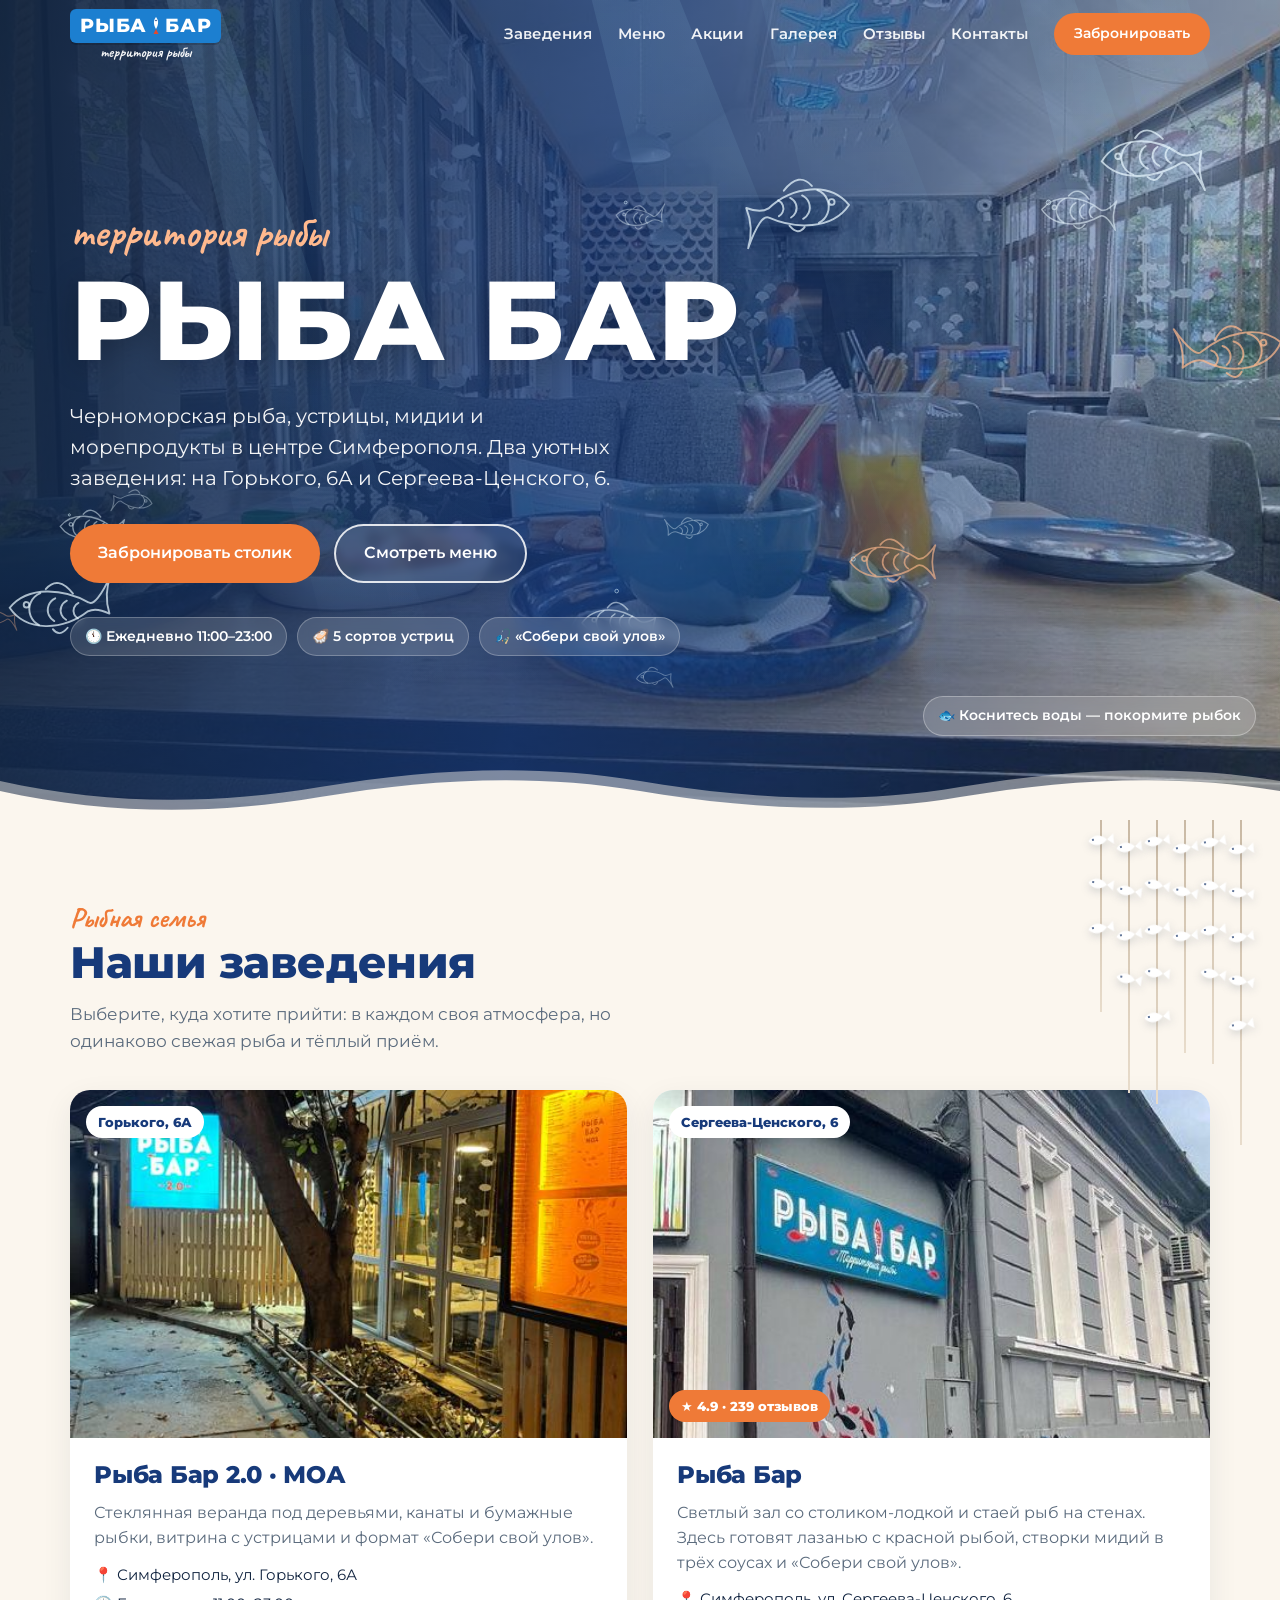
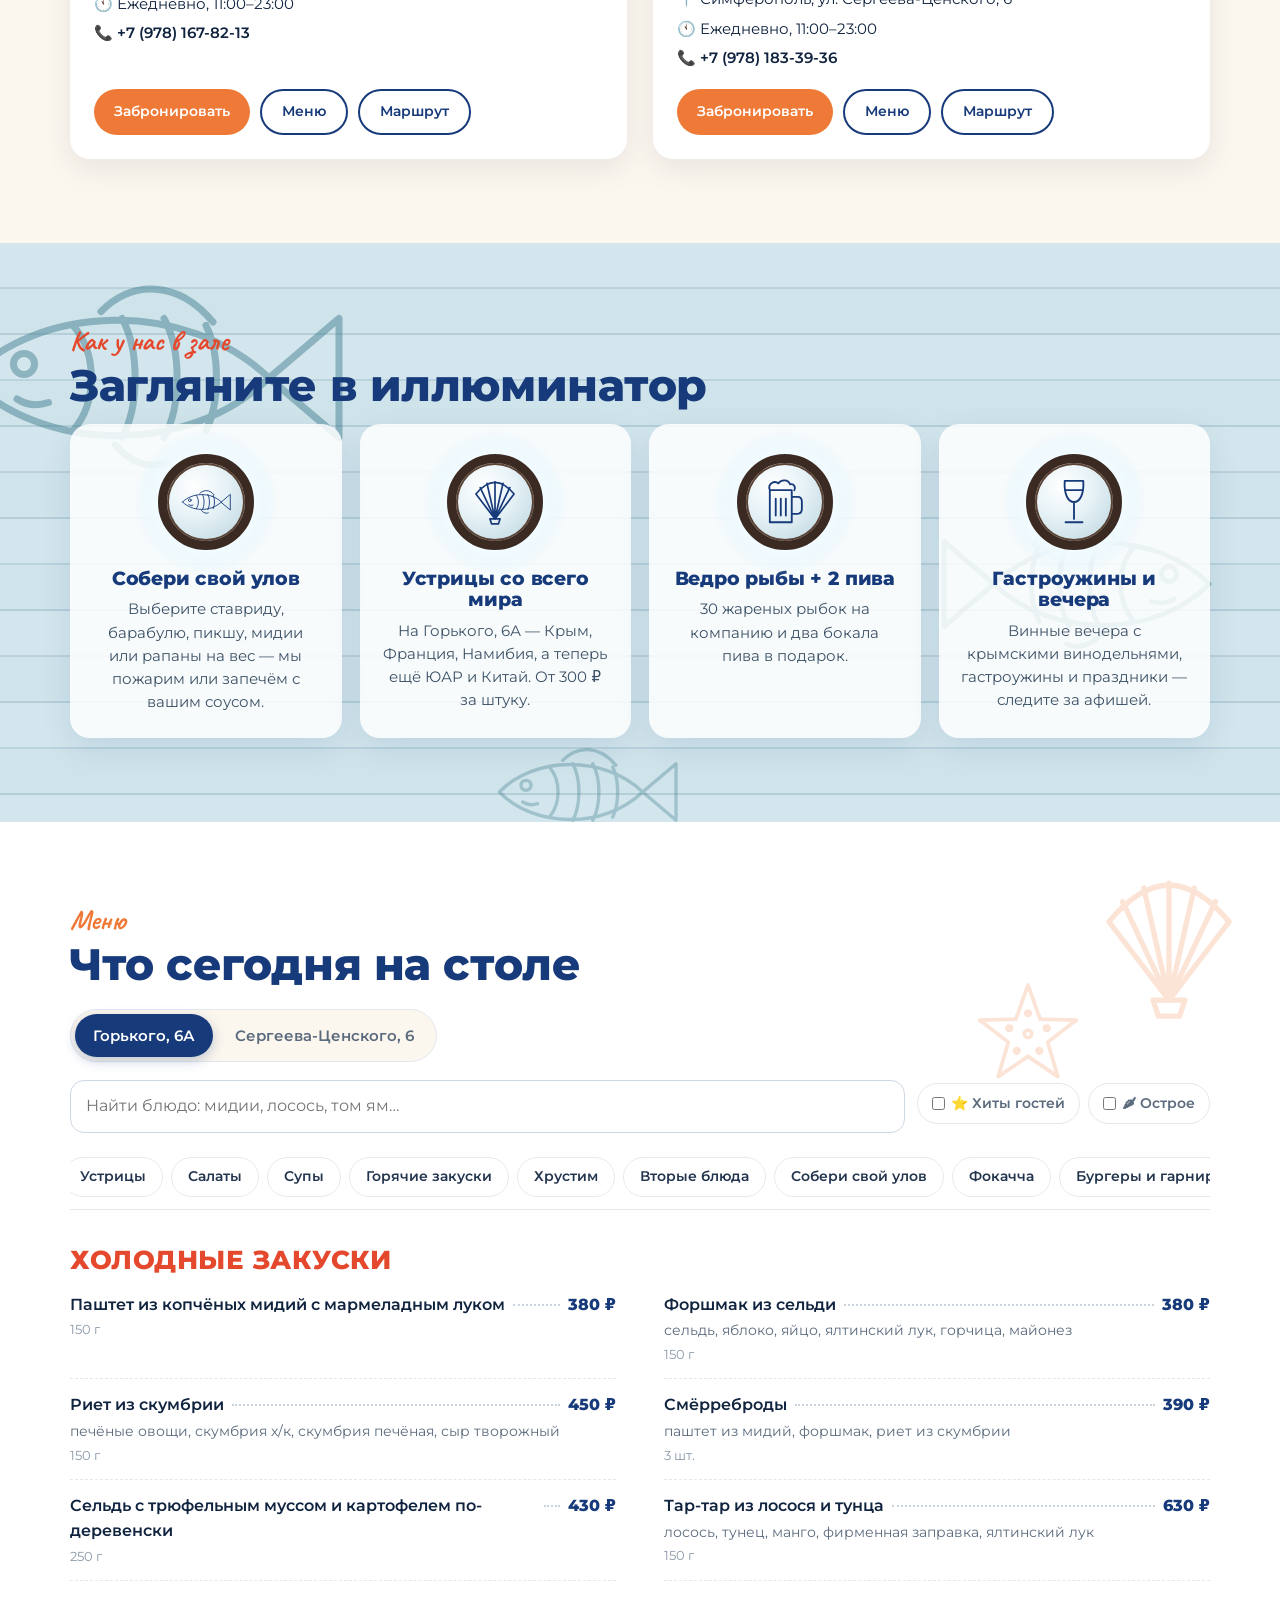
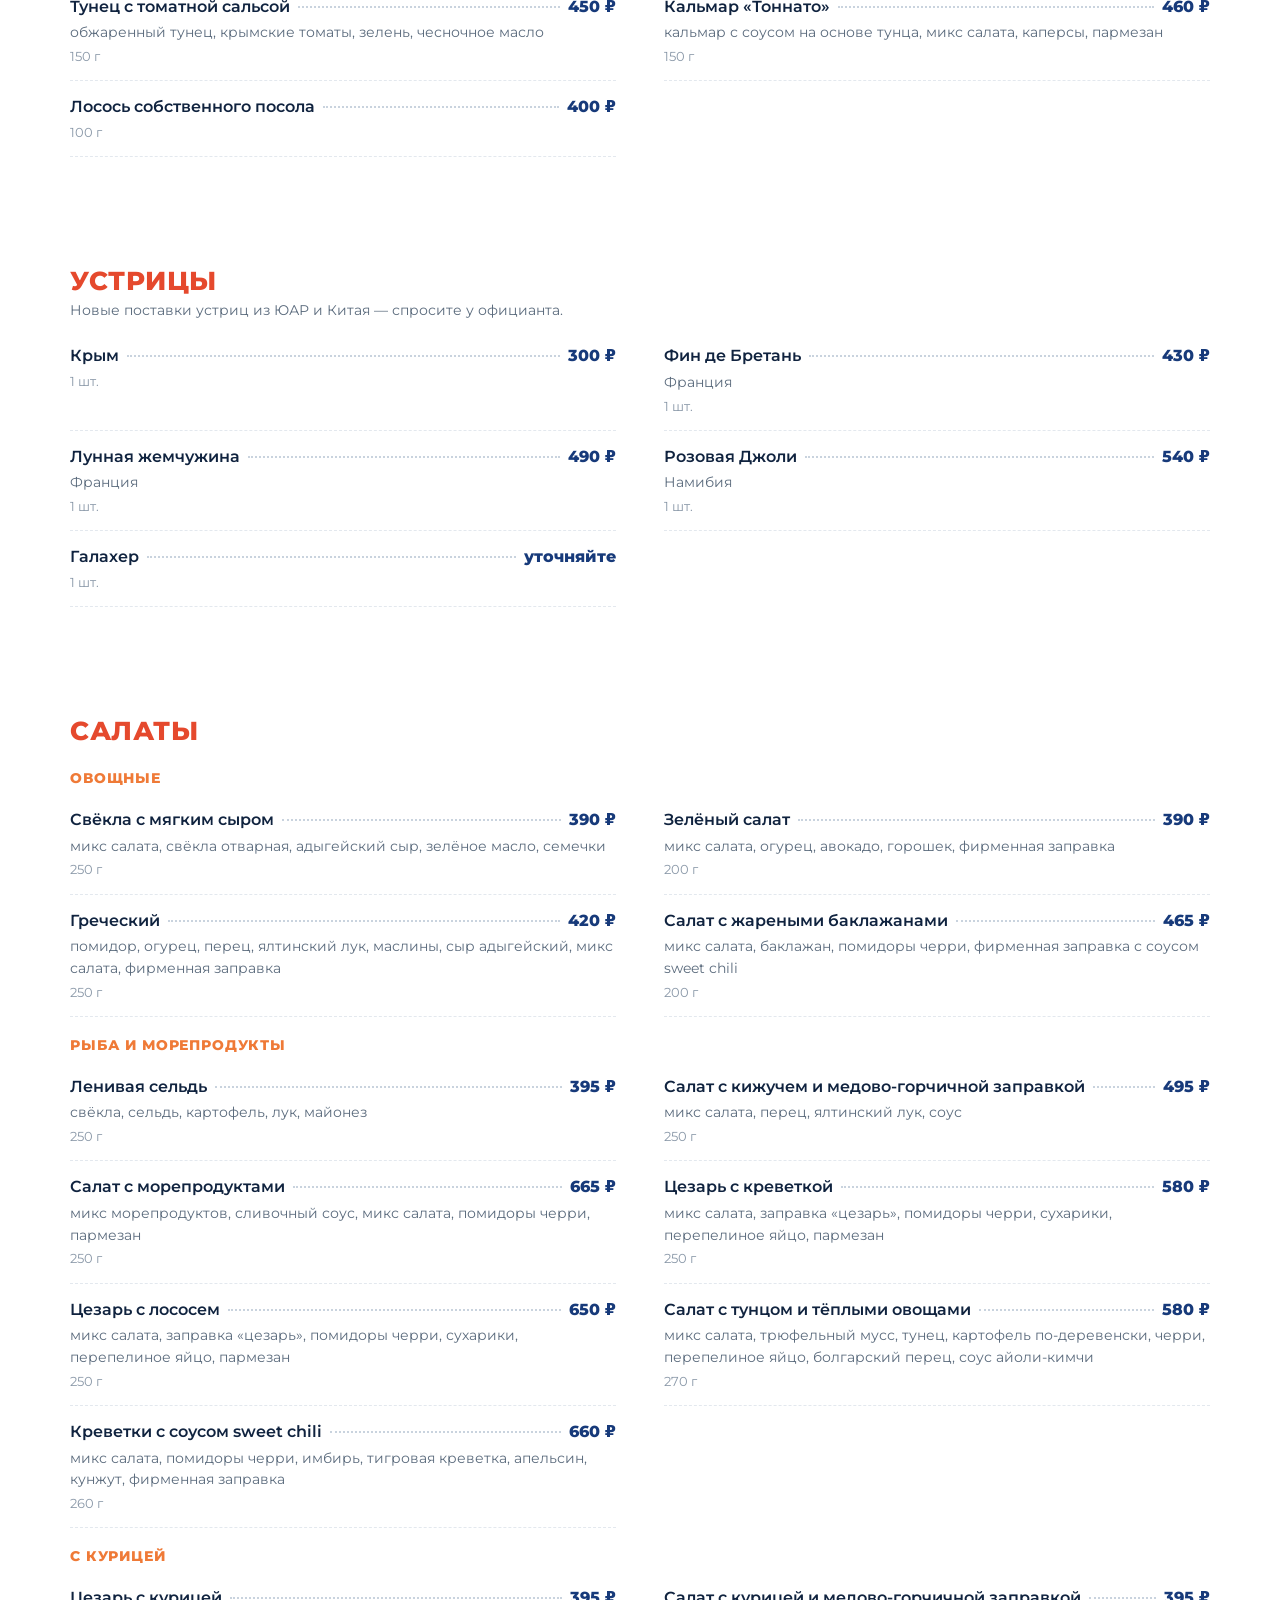
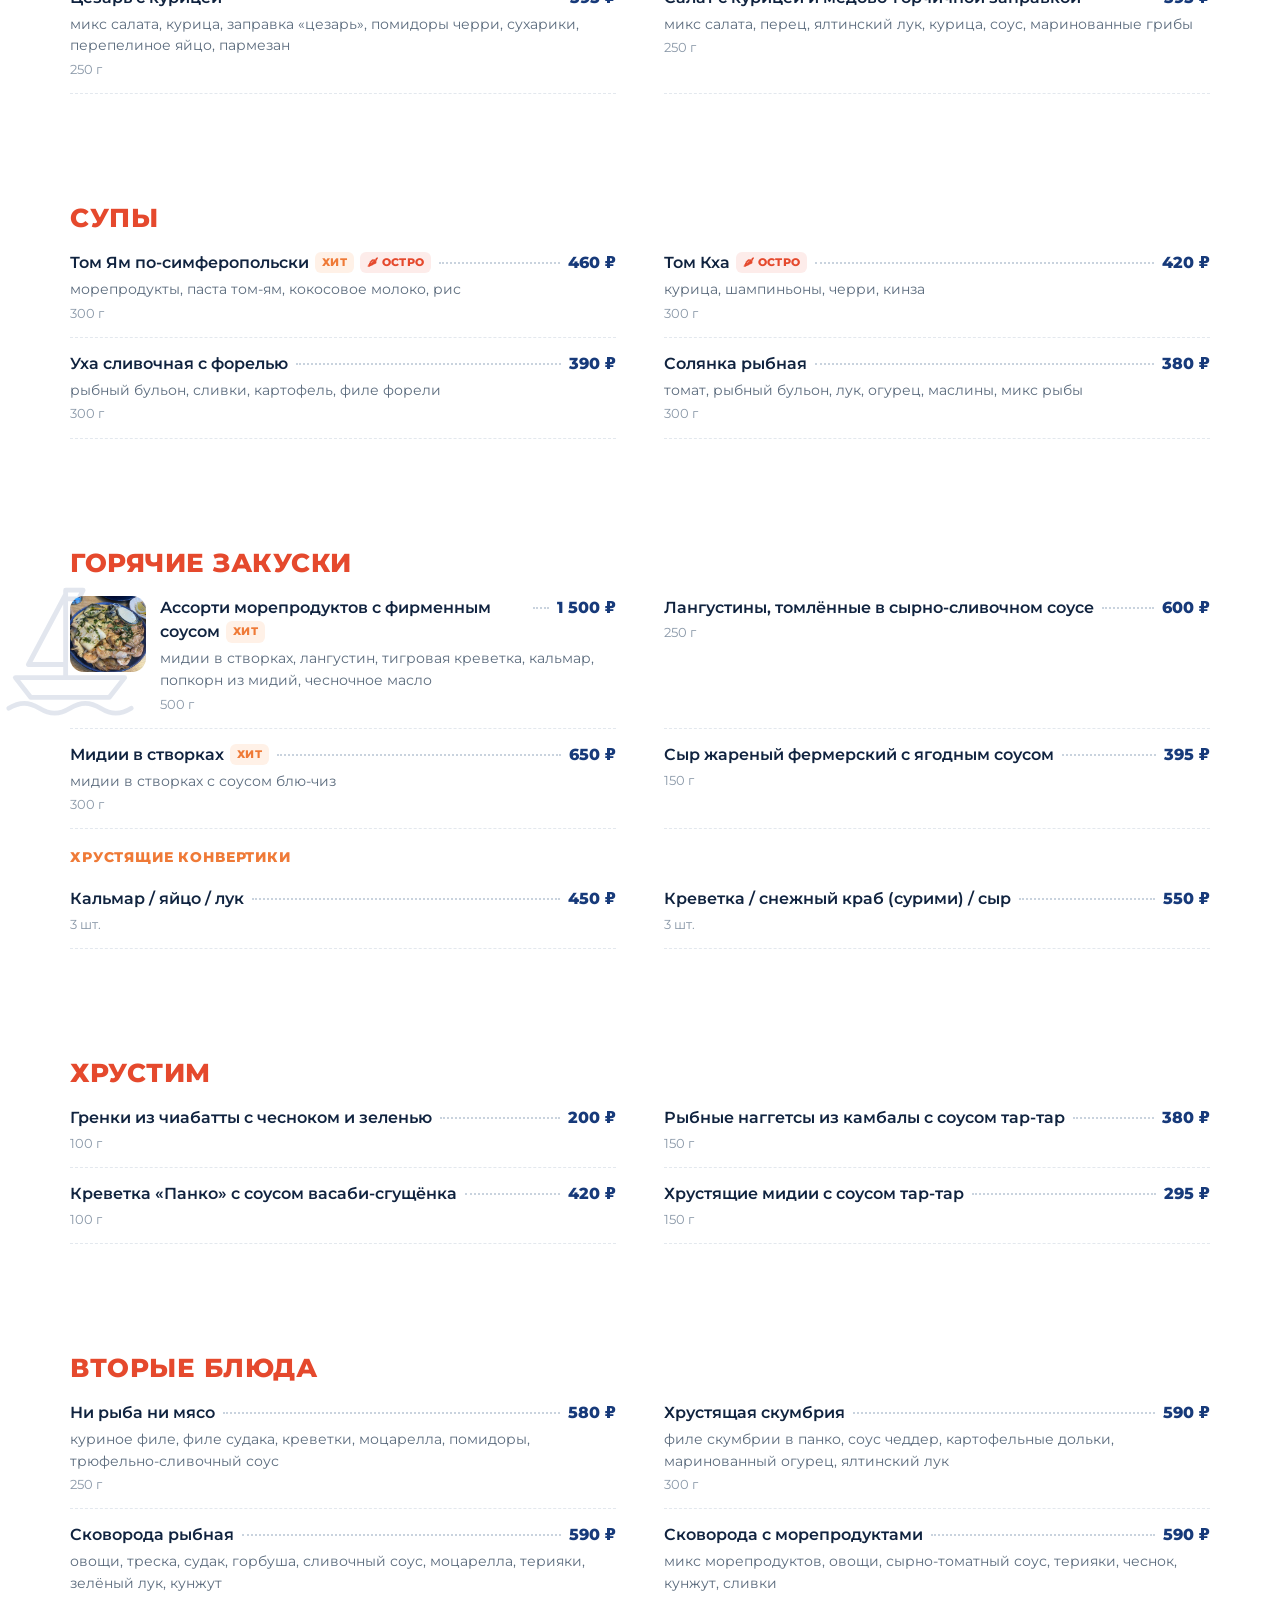
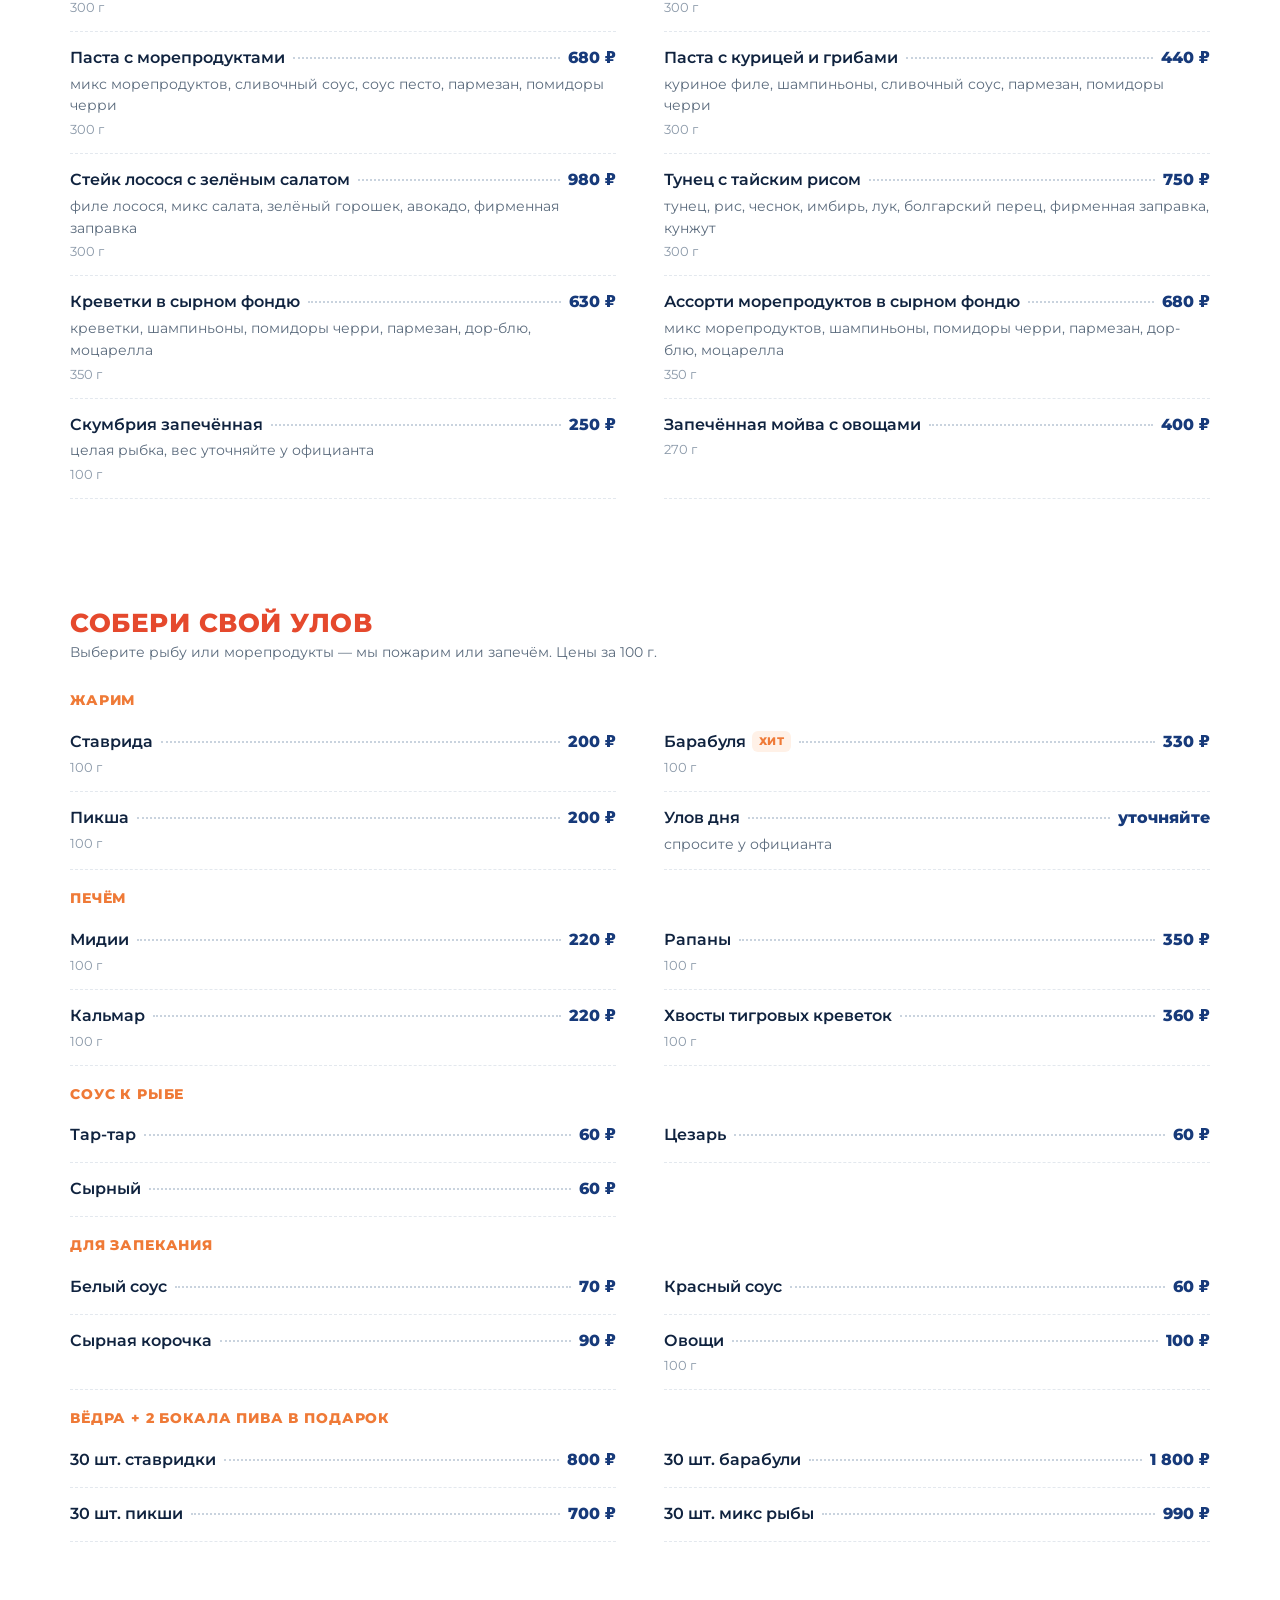
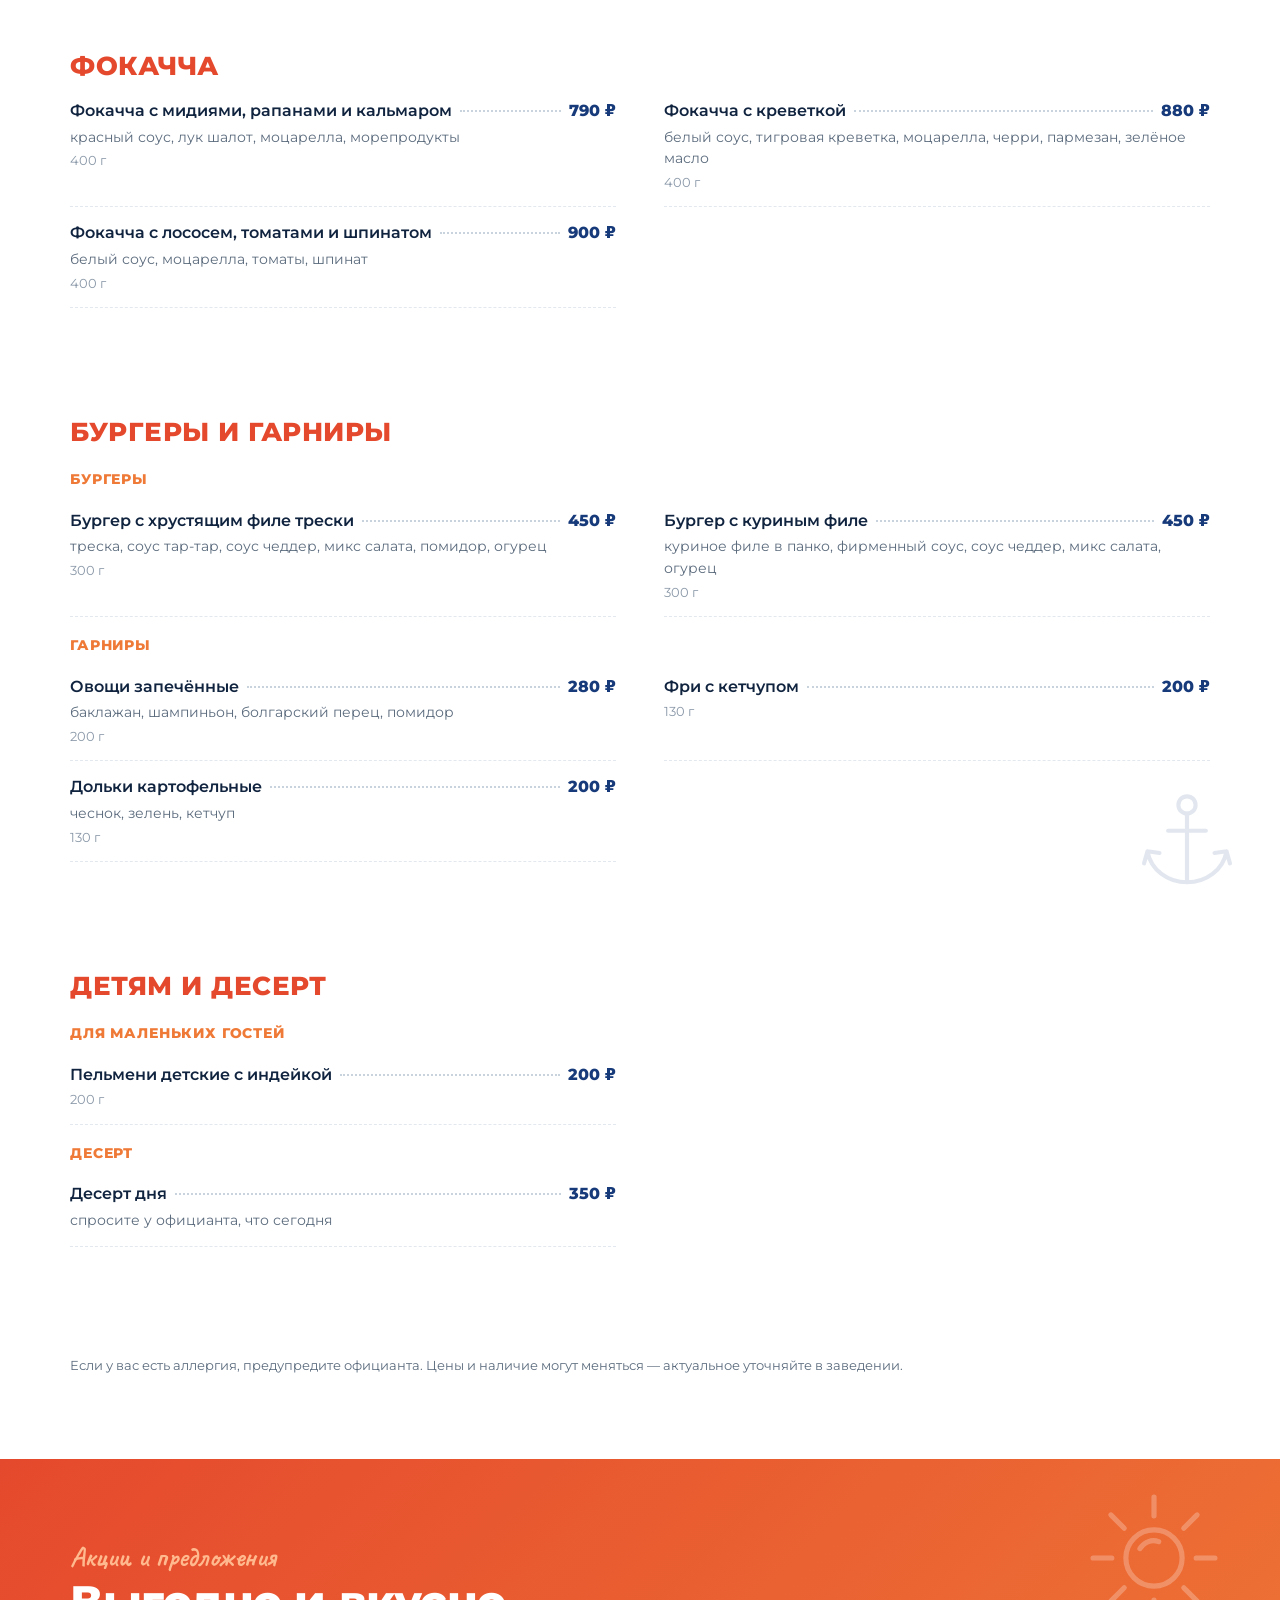
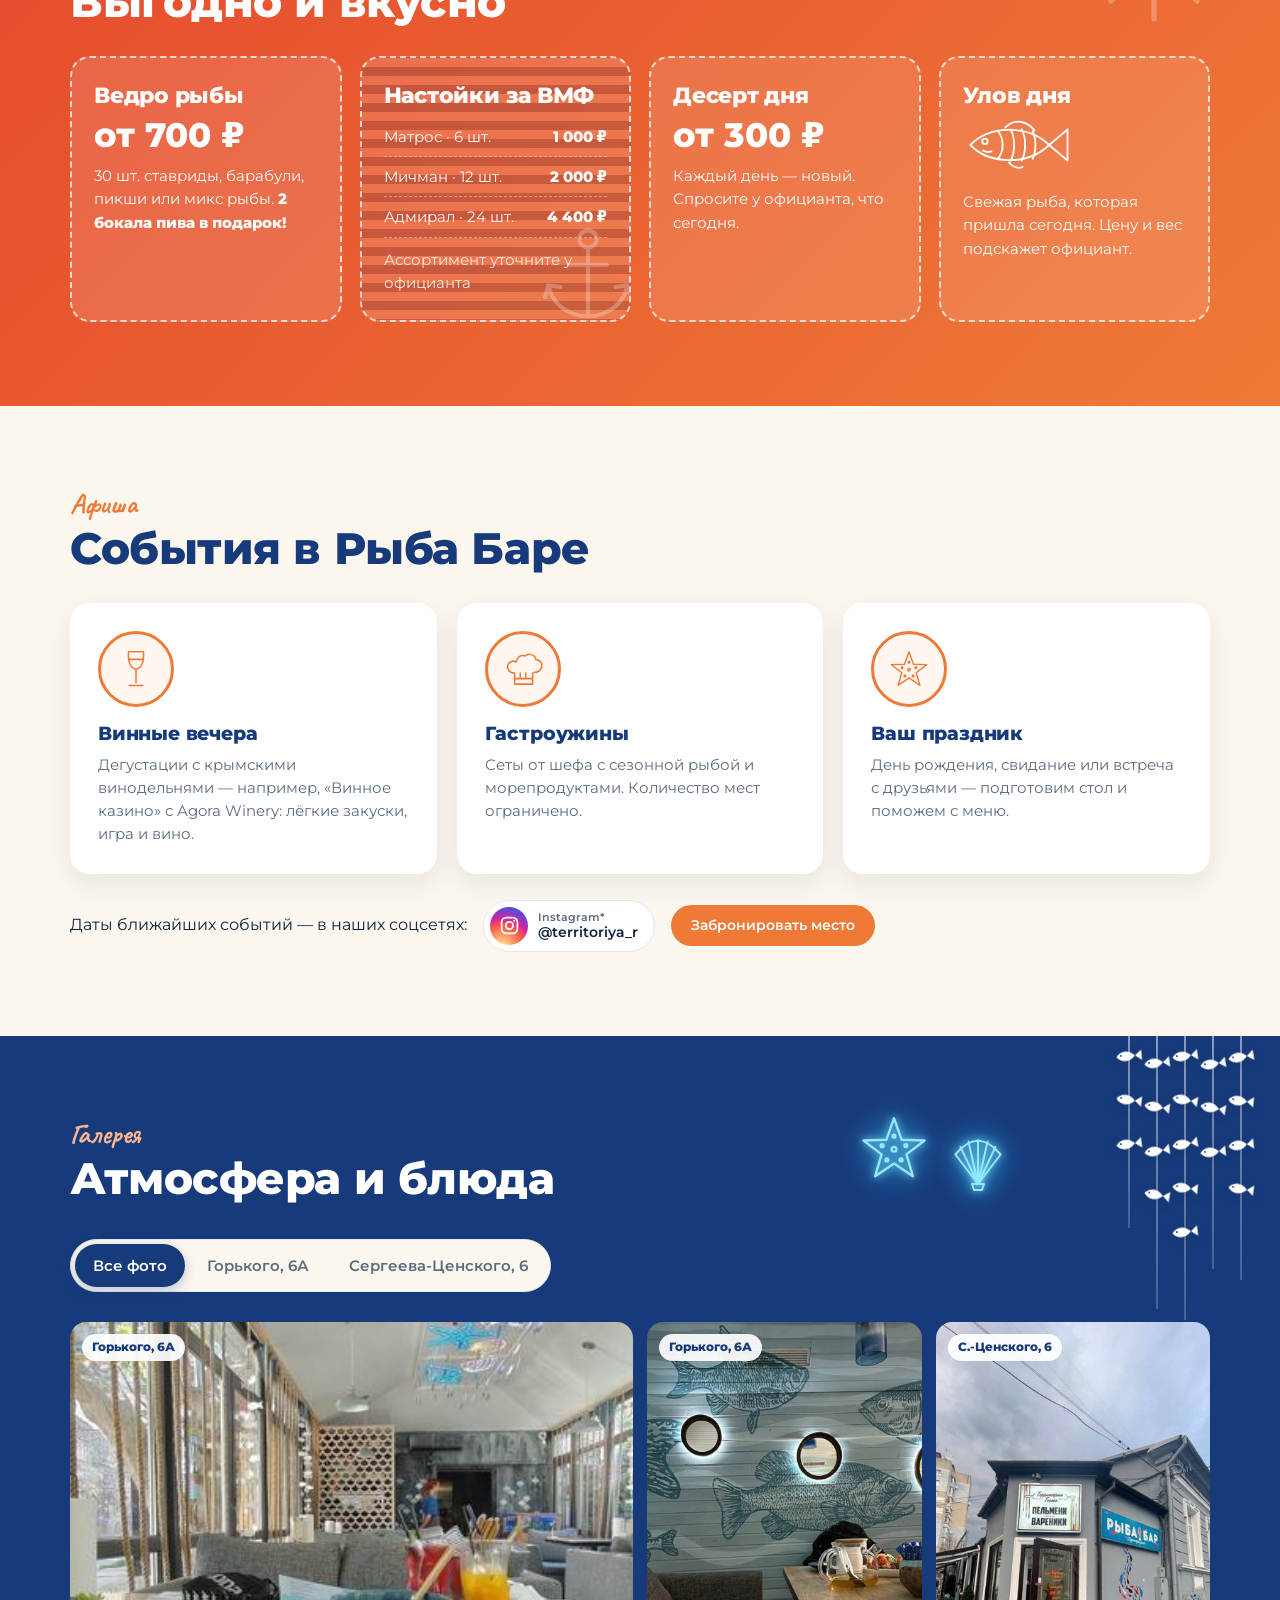
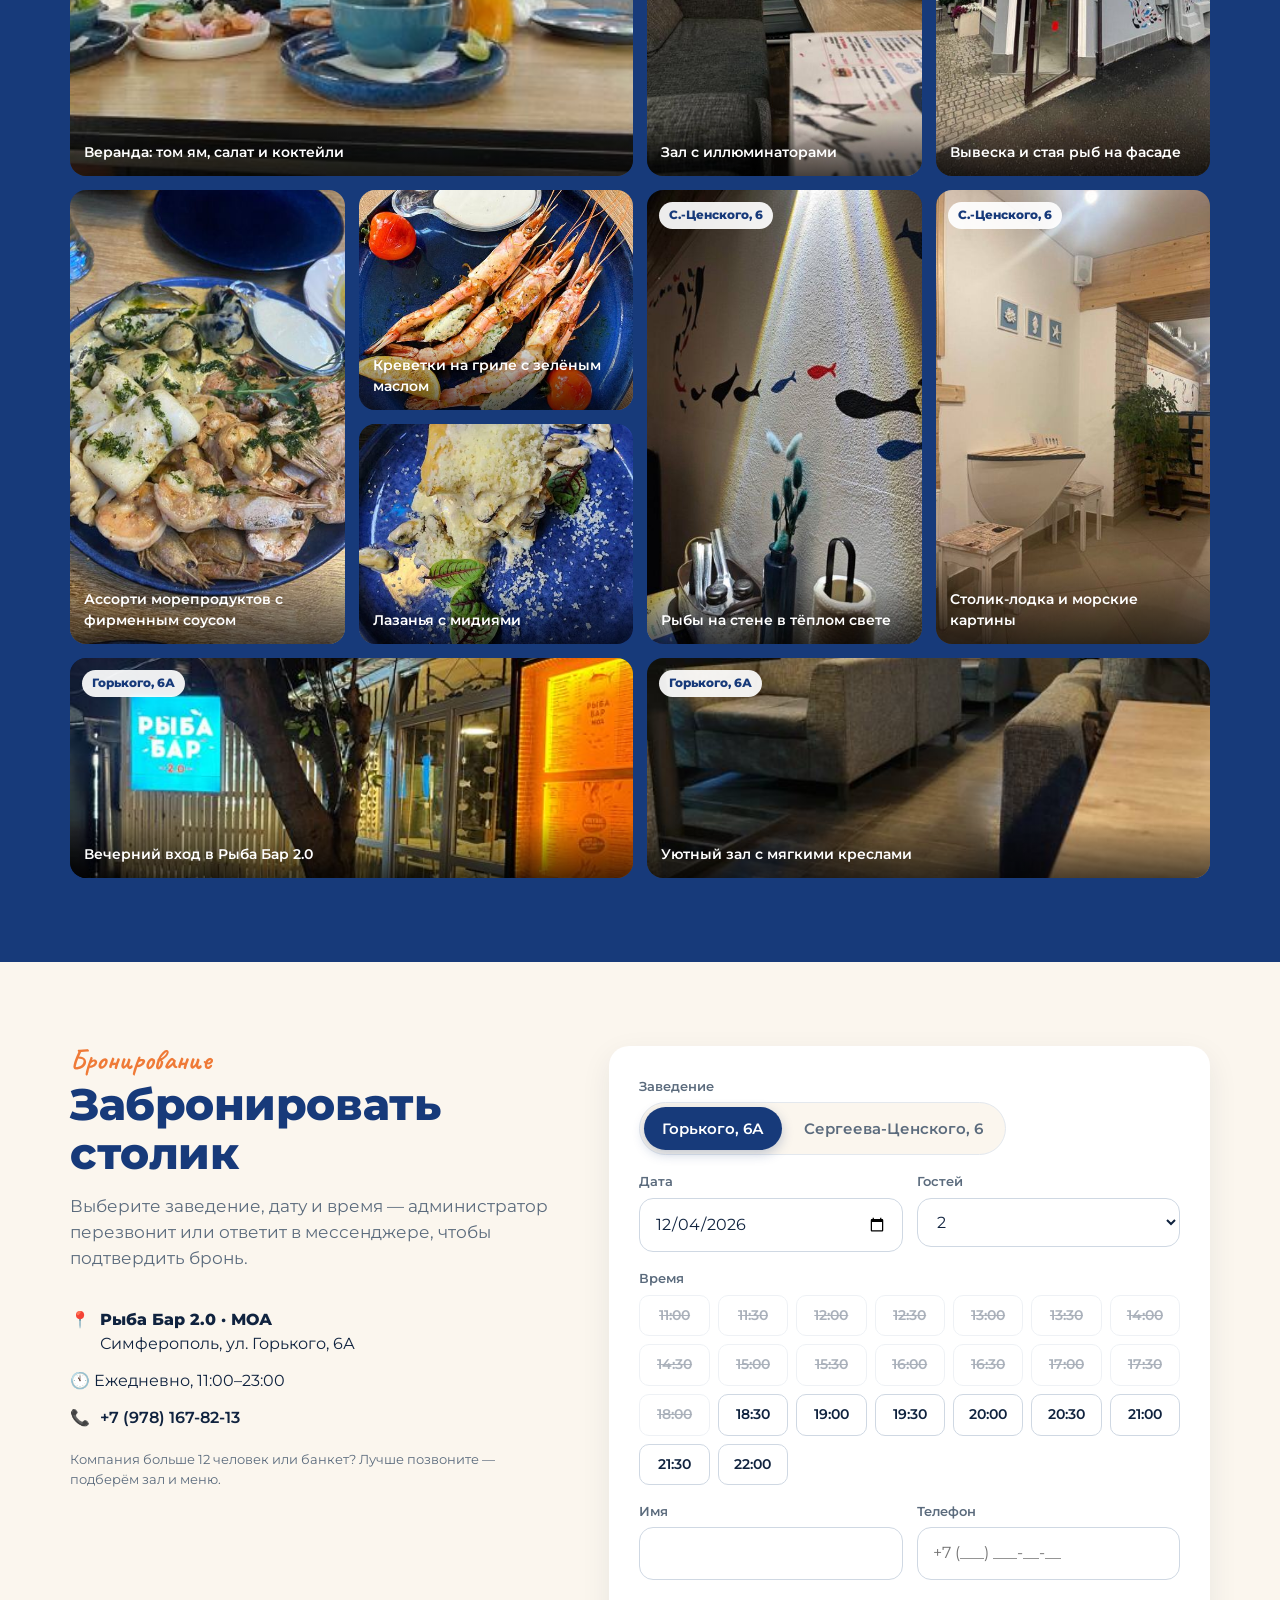
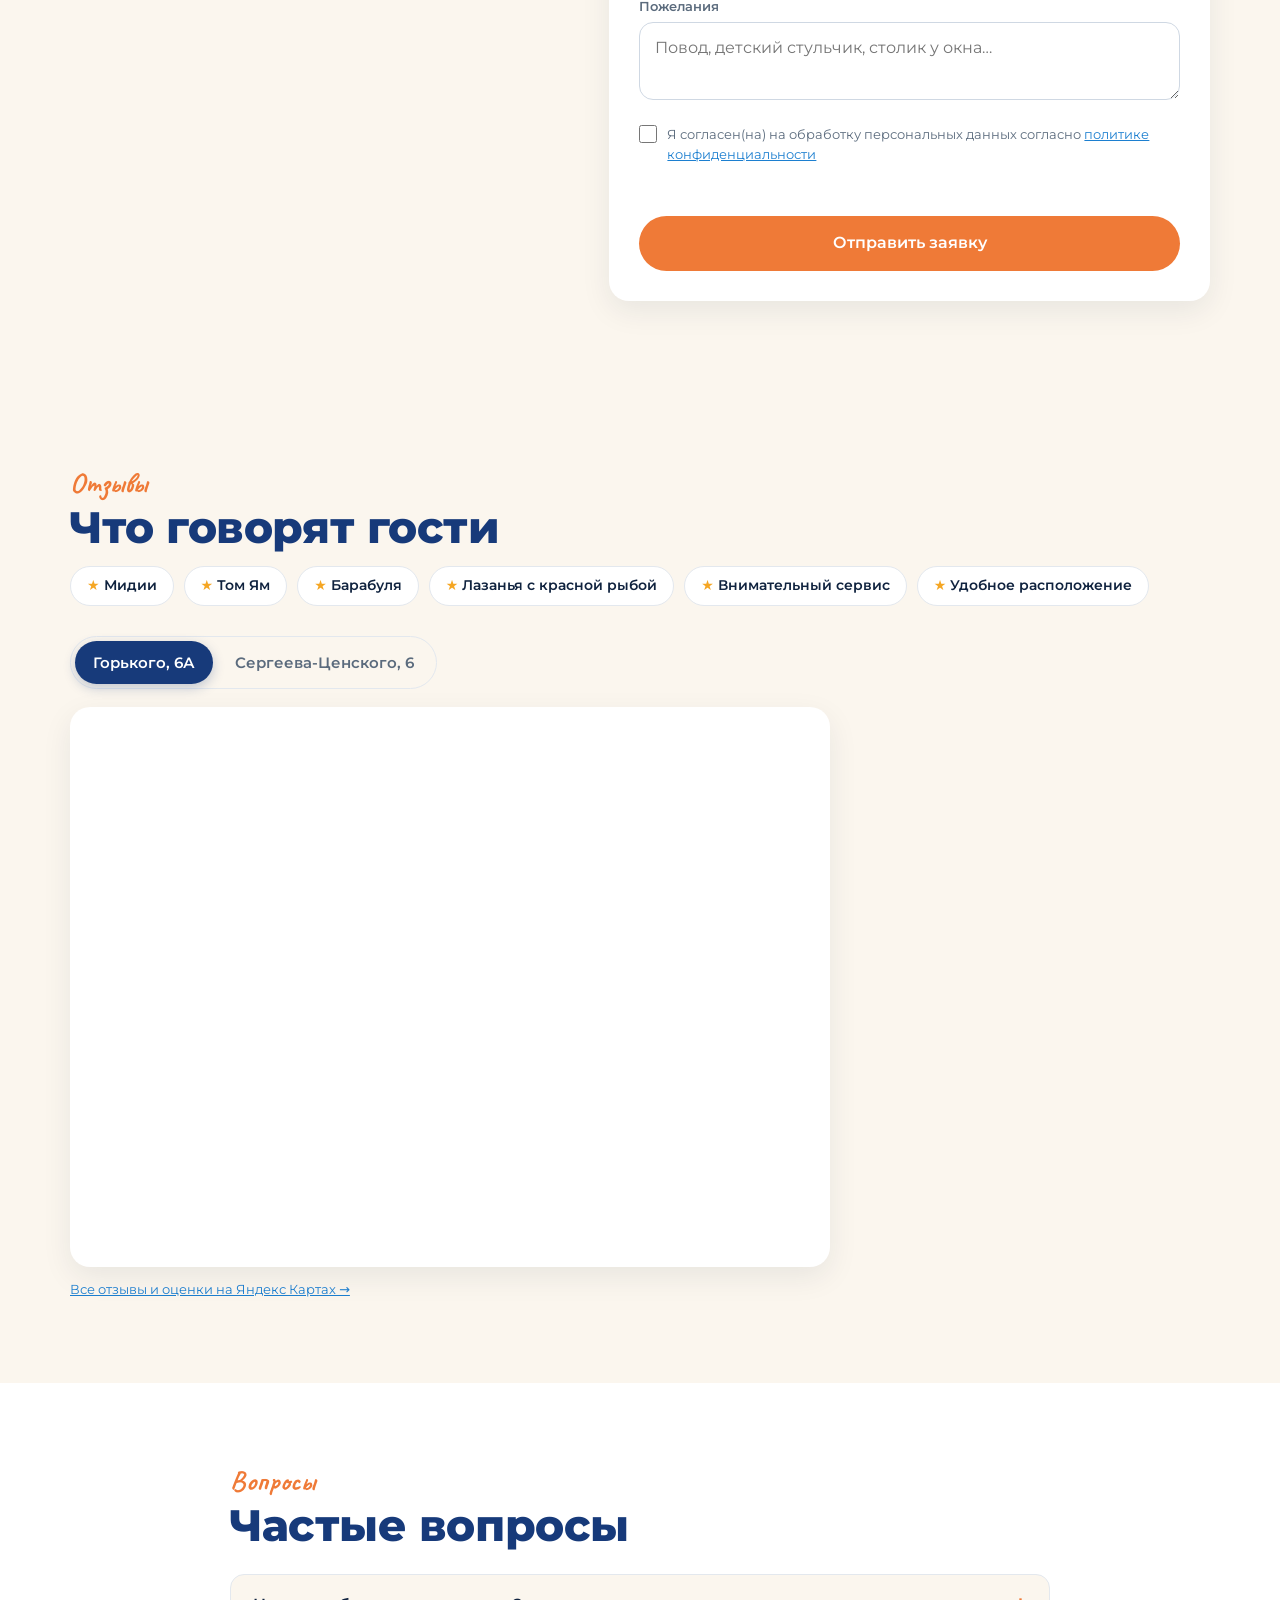
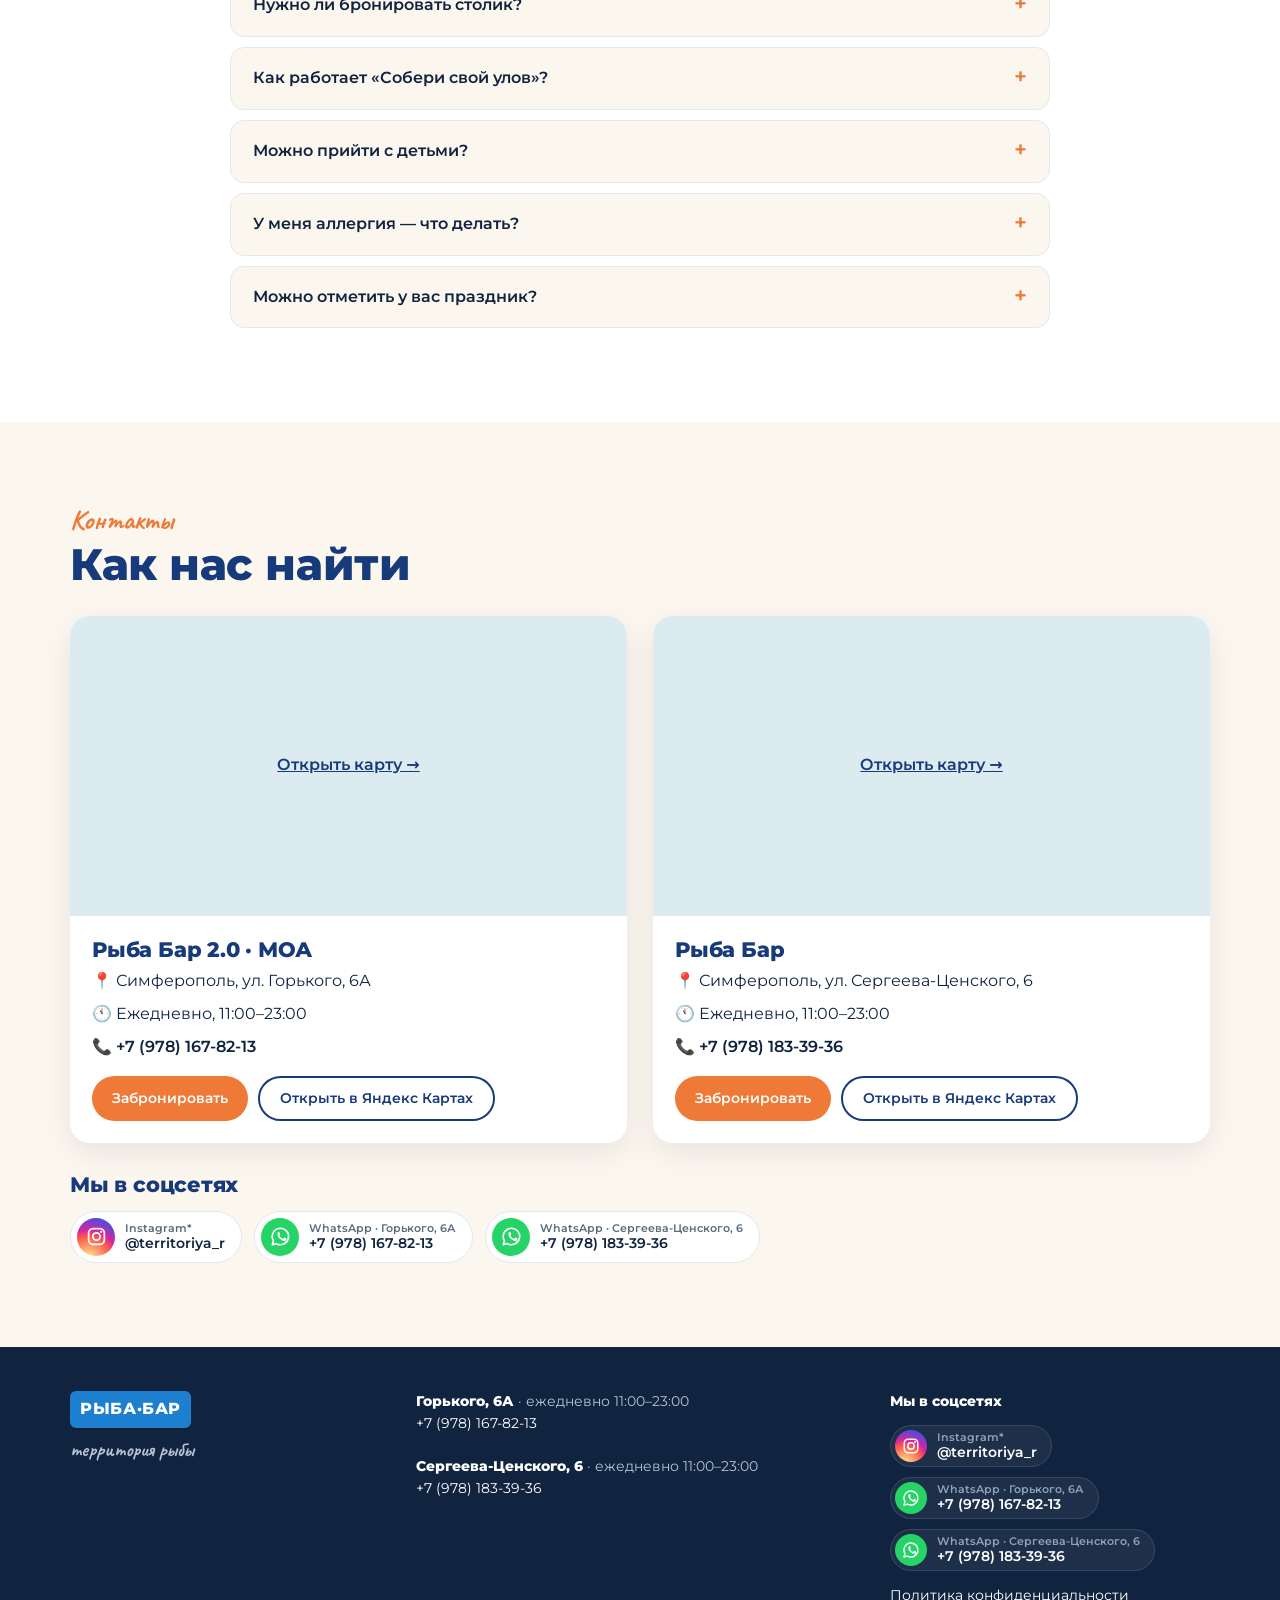
<file: index.html>
<!doctype html>
<html lang="ru">
<head>
<meta charset="utf-8">
<meta name="viewport" content="width=device-width,initial-scale=1">
<title>Рыба Бар — рыбный ресторан в Симферополе | Меню, устрицы, бронь столика</title>
<meta name="description" content="Рыба Бар — территория рыбы в Симферополе: ул. Горького, 6А и ул. Сергеева-Ценского, 6. Черноморская рыба, устрицы, мидии, «Собери свой улов». Меню онлайн и бронирование столика. Ежедневно 11:00–23:00.">
<meta name="theme-color" content="#173a7a">
<meta property="og:type" content="website">
<meta property="og:locale" content="ru_RU">
<meta property="og:title" content="Рыба Бар — территория рыбы в Симферополе">
<meta property="og:description" content="Устрицы, мидии, черноморская рыба и «Собери свой улов». Два заведения в центре. Забронируйте столик онлайн.">
<meta property="og:site_name" content="Рыба Бар">
<meta property="og:url" content="https://mmaemi77-ctrl.github.io/territoriya/">
<meta property="og:image" content="https://mmaemi77-ctrl.github.io/territoriya/assets/photos/veranda.jpg"><!-- при переезде на свой домен — заменить адрес -->
<meta property="og:image:width" content="1280"><meta property="og:image:height" content="576">
<meta name="twitter:card" content="summary_large_image">
<meta name="robots" content="noindex, nofollow"><!-- черновик для клиента: убрать эту строку при запуске сайта -->
<link rel="icon" href="assets/favicon.svg" type="image/svg+xml">
<link rel="preload" href="assets/fonts/montserrat-cyrillic-800-normal.woff2" as="font" type="font/woff2" crossorigin>
<link rel="stylesheet" href="assets/style.css">
<script type="application/ld+json">
{"@context":"https://schema.org","@graph":[
 {"@type":"Restaurant","name":"Рыба Бар 2.0 · МОА","servesCuisine":["Рыба","Морепродукты","Устрицы"],"telephone":"+79781678213",
  "address":{"@type":"PostalAddress","streetAddress":"ул. Горького, 6А","addressLocality":"Симферополь","addressRegion":"Республика Крым","addressCountry":"RU"},
  "openingHours":"Mo-Su 11:00-23:00","acceptsReservations":true,"priceRange":"₽₽","hasMenu":"#menu"},
 {"@type":"Restaurant","name":"Рыба Бар","servesCuisine":["Рыба","Морепродукты"],"telephone":"+79781833936",
  "address":{"@type":"PostalAddress","streetAddress":"ул. Сергеева-Ценского, 6","addressLocality":"Симферополь","addressRegion":"Республика Крым","addressCountry":"RU"},
  "openingHours":"Mo-Su 11:00-23:00","acceptsReservations":true,"priceRange":"₽₽",
  "aggregateRating":{"@type":"AggregateRating","ratingValue":"4.9","reviewCount":"239"}}
]}
</script>
</head>
<body>
<svg width="0" height="0" style="position:absolute" aria-hidden="true">
 <!-- Линейные иллюстрации в стиле меню Рыба Бара -->
 <symbol id="i-fish" viewBox="0 0 120 60" fill="none" stroke="currentColor" stroke-width="2" stroke-linecap="round" stroke-linejoin="round"><path d="M8 30C28 9 70 7 94 30 70 53 28 51 8 30z"/><path d="M94 30l20-17v34z"/><circle cx="24" cy="26" r="3"/><path d="M38 15c7 8 7 22 0 30M52 13c5 9 5 25 0 34M64 13c5 9 5 25 0 34M76 15c4 8 4 22 0 30M46 11c9-9 22-9 32 3M50 49c5 6 11 7 15 5M22 36c3 2 6 2 9 1"/></symbol>
 <symbol id="i-pfish" viewBox="0 0 42 24"><path d="M2 12C8 3 22 2 30 12 22 22 8 21 2 12zM30 12l10-8v16z" fill="#fff"/><circle cx="9" cy="10.5" r="1.4" fill="#1f3c6e"/></symbol>
 <symbol id="i-shell" viewBox="0 0 64 64" fill="none" stroke="currentColor" stroke-width="2" stroke-linecap="round" stroke-linejoin="round"><path d="M32 52L9.4 22.5Q32 -5 54.6 22.5Z"/><path d="M32 52L14.5 14.9M32 52L22.5 9.8M32 52V8M32 52L41.5 9.8M32 52L49.5 14.9M26 52h12l-2 6h-8z"/></symbol>
 <symbol id="i-star" viewBox="0 0 64 64" fill="none" stroke="currentColor" stroke-width="2" stroke-linejoin="round"><path d="M32 7L38.5 25.1L57.7 25.7L42.5 37.4L47.9 55.8L32 45L16.1 55.8L21.5 37.4L6.3 25.7L25.5 25.1Z"/><circle cx="32" cy="33" r="2"/><circle cx="32" cy="22" r="1.2"/><circle cx="42" cy="30" r="1.2"/><circle cx="22" cy="30" r="1.2"/><circle cx="38" cy="42" r="1.2"/><circle cx="26" cy="42" r="1.2"/></symbol>
 <symbol id="i-anchor" viewBox="0 0 64 64" fill="none" stroke="currentColor" stroke-width="2.4" stroke-linecap="round" stroke-linejoin="round"><circle cx="32" cy="11" r="5"/><path d="M32 16v40M21 26h22M9 38c2 11 12 18 23 18s21-7 23-18M9 38l-2 7M9 38l7 1M55 38l2 7M55 38l-7 1"/></symbol>
 <symbol id="i-gull" viewBox="0 0 64 40" fill="none" stroke="currentColor" stroke-width="4" stroke-linecap="round" stroke-linejoin="round"><path d="M4 24C12 12 22 12 32 26 42 12 52 12 60 24"/></symbol>
 <symbol id="i-glass" viewBox="0 0 64 64" fill="none" stroke="currentColor" stroke-width="2.2" stroke-linecap="round" stroke-linejoin="round"><path d="M21 7h22c1 16-4 25-11 25S20 23 21 7zM22 18h20M32 32v20M22 56h20"/></symbol>
 <symbol id="i-beer" viewBox="0 0 64 64" fill="none" stroke="currentColor" stroke-width="2.2" stroke-linecap="round" stroke-linejoin="round"><path d="M14 18h26v38H14zM40 26h7c4 0 5 3 5 6v8c0 4-2 6-5 6h-7M14 18c-3-8 6-12 10-8 3-5 12-5 14 1 5-1 7 4 5 7M21 28v20M27 28v20M33 28v20"/></symbol>
 <symbol id="i-boat" viewBox="0 0 64 64" fill="none" stroke="currentColor" stroke-width="2.2" stroke-linecap="round" stroke-linejoin="round"><path d="M30 6v40M30 8L13 40h17M34 14l16 26H34M30 6h8l-2 4h-6M7 46h50l-7 9H14zM4 60c5-3 9-3 14 0s9 3 14 0 9-3 14 0 9 3 14 0"/></symbol>
 <symbol id="i-sun" viewBox="0 0 64 64" fill="none" stroke="currentColor" stroke-width="2.2" stroke-linecap="round"><circle cx="32" cy="32" r="12"/><path d="M32 6v8M32 50v8M6 32h8M50 32h8M13.6 13.6l5.7 5.7M44.7 44.7l5.7 5.7M13.6 50.4l5.7-5.7M44.7 19.3l5.7-5.7M26 28c2-3 5-4 8-3"/></symbol>
 <symbol id="i-chef" viewBox="0 0 64 64" fill="none" stroke="currentColor" stroke-width="2.2" stroke-linecap="round" stroke-linejoin="round"><path d="M20 38c-8 0-12-6-10-12 2-5 8-7 12-4 1-7 7-11 13-9 5-5 15-2 16 6 6-1 10 5 8 11-2 5-6 7-11 7M20 38v16h26V38M20 46h26M28 38v8M36 38v8"/></symbol>
 <!-- Иконки соцсетей -->
 <symbol id="s-ig" viewBox="0 0 24 24"><rect x="3" y="3" width="18" height="18" rx="5.2" fill="none" stroke="currentColor" stroke-width="2"/><circle cx="12" cy="12" r="4.2" fill="none" stroke="currentColor" stroke-width="2"/><circle cx="17.4" cy="6.6" r="1.3" fill="currentColor"/></symbol>
 <symbol id="s-wa" viewBox="0 0 24 24"><path d="M12 2.6a9.4 9.4 0 0 0-8.1 14.2L2.6 21.4l4.7-1.2A9.4 9.4 0 1 0 12 2.6z" fill="none" stroke="currentColor" stroke-width="1.9" stroke-linejoin="round"/><path d="M8.7 7.4c.3-.5.6-.5.9-.5h.6c.2 0 .5.1.6.4l.8 1.9c.1.3 0 .5-.1.7l-.6.7c-.1.2-.2.4 0 .6.4.8 1 1.5 1.7 2.1.6.5 1.3.9 2 1.2.2.1.5 0 .6-.1l.8-1c.2-.2.4-.3.7-.2l1.8.9c.3.1.4.3.4.6 0 .6-.2 1.4-.8 1.8-.6.5-1.5.7-2.4.5-1.4-.3-2.8-1.1-4-2.1s-2.2-2.3-2.8-3.6c-.4-.9-.5-1.9-.2-2.8z" fill="currentColor"/></symbol>
 <symbol id="s-tg" viewBox="0 0 24 24"><path d="M21.6 3.4L2.7 10.6c-.9.4-.9 1.6.1 1.9l4.7 1.5 1.8 5.6c.2.8 1.2 1 1.8.4l2.6-2.5 4.8 3.5c.7.5 1.7.1 1.9-.8l3.1-14.6c.2-1-.7-1.7-1.6-1.3zM9.6 14.3l-.4 4-1.4-4.6 10.1-6.4z" fill="currentColor"/></symbol>
 <symbol id="s-vk" viewBox="0 0 24 24"><path d="M2.6 6.8h3.3c.3 3.1 1.7 5.2 3.1 5.7V6.8h3.1v3.5c1.4-.2 2.9-1.8 3.4-3.5h3.1c-.5 2.2-2.1 4.1-3.3 4.9 1.2.6 3.2 2.2 3.9 4.8h-3.4c-.6-1.7-2-3-3.7-3.2v3.2h-.4C6.4 16.5 3 13 2.6 6.8z" fill="currentColor"/></symbol>
</svg>
<a class="skip" href="#main">К содержимому</a>
<div class="progress" id="progress" aria-hidden="true"><span class="progress-fish"><svg viewBox="0 0 42 24"><use href="#i-pfish"/></svg></span></div>
<header class="hdr" id="hdr"><div class="wrap nav">
 <a class="logo" href="#top" aria-label="Рыба Бар — на главную">
  <span class="logo-box">РЫБА<svg viewBox="0 0 24 40" aria-hidden="true"><path d="M12 2c5 6 6 14 0 24-6-10-5-18 0-24z" fill="#fff"/><path d="M12 26l-5 10h10z" fill="#e5492d"/><circle cx="12" cy="9" r="1.6" fill="#173a7a"/></svg>БАР</span>
  <span class="logo-tag">территория рыбы</span>
 </a>
 <nav aria-label="Основное меню"><ul id="navList">
  <li><a href="#places">Заведения</a></li><li><a href="#menu">Меню</a></li><li><a href="#offers">Акции</a></li>
  <li><a href="#gallery">Галерея</a></li><li><a href="#reviews">Отзывы</a></li><li><a href="#contacts">Контакты</a></li>
  <li class="nav-cta"><a class="btn sm" href="#book">Забронировать</a></li>
 </ul></nav>
 <button class="burger" id="burger" aria-label="Открыть меню" aria-expanded="false" aria-controls="navList"><span></span><span></span><span></span></button>
</div></header>

<main id="main">
<section class="hero" id="top">
 <img class="hero-bg" src="assets/photos/veranda.jpg" alt="" fetchpriority="high">
 <canvas id="sea" aria-hidden="true"></canvas>
 <div class="hero-waves" aria-hidden="true"><i></i><i></i></div>
 <p class="hero-hint" aria-hidden="true">🐟 Коснитесь воды — покормите рыбок</p>
 <div class="wrap hero-in">
  <p class="script">территория рыбы</p>
  <h1>Рыба Бар</h1>
  <p class="hero-sub">Черноморская рыба, устрицы, мидии и морепродукты в центре Симферополя. Два уютных заведения: на Горького, 6А и Сергеева-Ценского, 6.</p>
  <div class="hero-btns"><a class="btn" href="#book">Забронировать столик</a><a class="btn ghost" href="#menu">Смотреть меню</a></div>
  <ul class="chips">
   <li>🕚 Ежедневно 11:00–23:00</li><li>🦪 5 сортов устриц</li><li>🎣 «Собери свой улов»</li>
  </ul>
 </div>
</section>

<section id="places" class="places-sec"><div class="garland g-right" data-garland="6" aria-hidden="true"></div><div class="wrap">
 <p class="kicker">Рыбная семья</p>
 <h2>Наши заведения</h2>
 <p class="lead">Выберите, куда хотите прийти: в каждом своя атмосфера, но одинаково свежая рыба и тёплый приём.</p>
 <div class="places" id="placesList"></div>
</div></section>

<section class="why" aria-label="Почему Рыба Бар">
 <svg class="wall-fish wf1" aria-hidden="true"><use href="#i-fish"/></svg>
 <svg class="wall-fish wf2" aria-hidden="true"><use href="#i-fish"/></svg>
 <svg class="wall-fish wf3" aria-hidden="true"><use href="#i-fish"/></svg>
 <div class="wrap">
 <p class="kicker">Как у нас в зале</p>
 <h2>Загляните в иллюминатор</h2>
 <div class="why-grid">
  <article class="feat"><span class="porthole" aria-hidden="true"><svg><use href="#i-fish"/></svg></span><h3>Собери свой улов</h3><p>Выберите ставриду, барабулю, пикшу, мидии или рапаны на вес — мы пожарим или запечём с вашим соусом.</p></article>
  <article class="feat"><span class="porthole" aria-hidden="true"><svg><use href="#i-shell"/></svg></span><h3>Устрицы со всего мира</h3><p>На Горького, 6А — Крым, Франция, Намибия, а теперь ещё ЮАР и Китай. От 300 ₽ за штуку.</p></article>
  <article class="feat"><span class="porthole" aria-hidden="true"><svg><use href="#i-beer"/></svg></span><h3>Ведро рыбы + 2 пива</h3><p>30 жареных рыбок на компанию и два бокала пива в подарок.</p></article>
  <article class="feat"><span class="porthole" aria-hidden="true"><svg><use href="#i-glass"/></svg></span><h3>Гастроужины и вечера</h3><p>Винные вечера с крымскими винодельнями, гастроужины и праздники — следите за афишей.</p></article>
 </div>
</div></section>

<section id="menu" class="menu-sec">
 <svg class="orn o-shell" aria-hidden="true"><use href="#i-shell"/></svg><svg class="orn o-star" aria-hidden="true"><use href="#i-star"/></svg>
 <svg class="orn o-boat" aria-hidden="true"><use href="#i-boat"/></svg><svg class="orn o-anchor" aria-hidden="true"><use href="#i-anchor"/></svg>
 <div class="wrap">
 <p class="kicker">Меню</p>
 <h2>Что сегодня на столе</h2>
 <div class="seg" role="tablist" aria-label="Заведение" id="menuLoc"></div>
 <div class="menu-tools">
  <input type="search" id="q" placeholder="Найти блюдо: мидии, лосось, том ям…" aria-label="Поиск по меню">
  <div class="filters">
   <label class="fchip"><input type="checkbox" id="fHit"> ⭐ Хиты гостей</label>
   <label class="fchip"><input type="checkbox" id="fSpicy"> 🌶 Острое</label>
  </div>
 </div>
 <nav class="cats" id="cats" aria-label="Разделы меню"></nav>
 <div id="menuBody" aria-live="polite"></div>
 <p class="note">Если у вас есть аллергия, предупредите официанта. Цены и наличие могут меняться — актуальное уточняйте в заведении.</p>
</div></section>

<section id="offers" class="offers"><div class="gulls" data-gulls aria-hidden="true"></div><svg class="orn o-sun" aria-hidden="true"><use href="#i-sun"/></svg><div class="wrap">
 <p class="kicker light">Акции и предложения</p>
 <h2>Выгодно и вкусно</h2>
 <div class="offer-grid">
  <article class="offer"><h3>Ведро рыбы</h3><p class="big">от 700 ₽</p><p>30 шт. ставриды, барабули, пикши или микс рыбы. <b>2 бокала пива в подарок!</b></p></article>
  <article class="offer vmf"><svg class="vmf-anchor" aria-hidden="true"><use href="#i-anchor"/></svg><h3>Настойки за ВМФ</h3>
   <ul class="ranks"><li><span>Матрос · 6 шт.</span><b>1 000 ₽</b></li><li><span>Мичман · 12 шт.</span><b>2 000 ₽</b></li><li><span>Адмирал · 24 шт.</span><b>4 400 ₽</b></li></ul>
   <p class="small">Ассортимент уточните у официанта</p></article>
  <article class="offer"><h3>Десерт дня</h3><p class="big">от 300 ₽</p><p>Каждый день — новый. Спросите у официанта, что сегодня.</p></article>
  <article class="offer"><h3>Улов дня</h3><p class="big"><svg class="catch-fish" aria-hidden="true"><use href="#i-fish"/></svg></p><p>Свежая рыба, которая пришла сегодня. Цену и вес подскажет официант.</p></article>
 </div>
</div></section>

<section class="events"><div class="wrap">
 <p class="kicker">Афиша</p>
 <h2>События в Рыба Баре</h2>
 <div class="ev-grid">
  <article class="ev"><span class="ev-ic" aria-hidden="true"><svg><use href="#i-glass"/></svg></span><h3>Винные вечера</h3><p>Дегустации с крымскими винодельнями — например, «Винное казино» с Agora Winery: лёгкие закуски, игра и вино.</p></article>
  <article class="ev"><span class="ev-ic" aria-hidden="true"><svg><use href="#i-chef"/></svg></span><h3>Гастроужины</h3><p>Сеты от шефа с сезонной рыбой и морепродуктами. Количество мест ограничено.</p></article>
  <article class="ev"><span class="ev-ic" aria-hidden="true"><svg><use href="#i-star"/></svg></span><h3>Ваш праздник</h3><p>День рождения, свидание или встреча с друзьями — подготовим стол и поможем с меню.</p></article>
 </div>
 <div class="ev-cta"><span>Даты ближайших событий — в наших соцсетях:</span><span class="soc-list" data-social="ig"></span><a class="btn sm" href="#book">Забронировать место</a></div>
</div></section>

<section id="gallery" class="gal-sec"><div class="garland g-right" data-garland="5" aria-hidden="true"></div><div class="wrap"><div class="neon" aria-hidden="true"><svg class="neon-star"><use href="#i-star"/></svg><svg class="neon-shell"><use href="#i-shell"/></svg></div>
 <p class="kicker light">Галерея</p>
 <h2>Атмосфера и блюда</h2>
 <div class="seg gal-seg" role="tablist" aria-label="Фото заведения" id="galLoc"></div>
 <div class="gallery" id="gal"></div>
</div></section>

<section id="book" class="book-sec"><div class="wrap book">
 <div class="book-info">
  <p class="kicker">Бронирование</p>
  <h2>Забронировать столик</h2>
  <p class="lead">Выберите заведение, дату и время — администратор перезвонит или ответит в мессенджере, чтобы подтвердить бронь.</p>
  <ul class="info-list" id="bookInfo"></ul>
  <p class="small">Компания больше 12 человек или банкет? Лучше позвоните — подберём зал и меню.</p>
 </div>
 <form class="form" id="form" novalidate>
  <fieldset><legend>Заведение</legend><div class="seg" id="bookLoc"></div></fieldset>
  <div class="row">
   <div><label for="date">Дата</label><input type="date" id="date" required></div>
   <div><label for="guests">Гостей</label><select id="guests"></select></div>
  </div>
  <fieldset><legend>Время</legend><div class="slots" id="slots"></div><p class="small" id="noSlots" hidden>На сегодня свободного времени для онлайн-брони уже нет — выберите другую дату или позвоните.</p></fieldset>
  <div class="row">
   <div><label for="name">Имя</label><input id="name" autocomplete="given-name" required></div>
   <div><label for="tel">Телефон</label><input id="tel" type="tel" inputmode="tel" autocomplete="tel" placeholder="+7 (___) ___-__-__" required></div>
  </div>
  <div><label for="comment">Пожелания</label><textarea id="comment" rows="2" placeholder="Повод, детский стульчик, столик у окна…"></textarea></div>
  <label class="agree"><input type="checkbox" id="agree"> <span>Я согласен(на) на обработку персональных данных согласно <a href="privacy.html" target="_blank">политике конфиденциальности</a></span></label>
  <p class="err" id="err" role="alert"></p>
  <button class="btn wide" type="submit">Отправить заявку</button>
  <div class="ok" id="ok" hidden tabindex="-1">
   <div class="busy" aria-hidden="true"><span class="busy-rope"></span><svg viewBox="0 0 160 70"><path d="M8 35C30 8 92 6 124 35 92 64 30 62 8 35z" fill="#2f8f9d"/><path d="M124 35l28-22v44z" fill="#2f8f9d"/><circle cx="26" cy="30" r="3.5" fill="#fff"/><text x="68" y="42" text-anchor="middle" font-family="Montserrat,sans-serif" font-weight="800" font-size="19" fill="#fff" letter-spacing="1">ЗАНЯТО</text></svg></div>
   <h3>Столик почти ваш!</h3>
   <p id="okText"></p>
   <div class="ok-btns">
    <a class="btn sm wa" id="waBtn" target="_blank" rel="noopener">Отправить в WhatsApp</a>
    <a class="btn sm tg" id="tgBtn" target="_blank" rel="noopener" hidden>В Telegram</a>
    <a class="btn sm ghost-dark" id="callBtn">Позвонить</a>
    <button class="btn sm ghost-dark" type="button" id="copyBtn">Скопировать заявку</button>
   </div>
   <p class="small">Бронь действует после подтверждения администратором.</p>
  </div>
 </form>
</div></section>

<section id="reviews"><div class="wrap">
 <p class="kicker">Отзывы</p>
 <h2>Что говорят гости</h2>
 <ul class="praise">
  <li>Мидии</li><li>Том Ям</li><li>Барабуля</li><li>Лазанья с красной рыбой</li><li>Внимательный сервис</li><li>Удобное расположение</li>
 </ul>
 <div class="seg" id="revLoc"></div>
 <div class="rev-box"><iframe id="revFrame" title="Отзывы на Яндекс Картах" loading="lazy"></iframe></div>
 <p class="small"><a id="revLink" target="_blank" rel="noopener">Все отзывы и оценки на Яндекс Картах →</a></p>
</div></section>

<section class="faq-sec"><div class="wrap faq">
 <p class="kicker">Вопросы</p>
 <h2>Частые вопросы</h2>
 <details><summary>Нужно ли бронировать столик?</summary><p>Вечером и в выходные — лучше да. Оставьте заявку на сайте или позвоните в нужное заведение.</p></details>
 <details><summary>Как работает «Собери свой улов»?</summary><p>Выбираете рыбу или морепродукты на вес (цены указаны за 100 г), способ приготовления — жарим или запекаем — и соус. Готовим при вас.</p></details>
 <details><summary>Можно прийти с детьми?</summary><p>Конечно. Для маленьких гостей есть детские пельмени с индейкой, детский стульчик подготовим по просьбе — укажите в пожеланиях к брони.</p></details>
 <details><summary>У меня аллергия — что делать?</summary><p>Обязательно предупредите официанта: подскажем блюда без нужных ингредиентов.</p></details>
 <details><summary>Можно отметить у вас праздник?</summary><p>Да, позвоните в заведение — обсудим количество гостей, меню и пожелания.</p></details>
</div></section>

<section id="contacts" class="contacts-sec"><div class="wrap">
 <p class="kicker">Контакты</p>
 <h2>Как нас найти</h2>
 <div class="contacts" id="contactsList"></div>
 <div class="social-row"><h3>Мы в соцсетях</h3><div class="soc-list" data-social="all"></div></div>
</div></section>
</main>

<footer class="ftr"><div class="wrap ftr-in">
 <div><span class="logo-box small">РЫБА·БАР</span><p class="script light">территория рыбы</p></div>
 <div id="ftrLocs"></div>
 <div><p class="ftr-h">Мы в соцсетях</p><div class="soc-list col" data-social="all"></div><p class="ftr-priv"><a href="privacy.html">Политика конфиденциальности</a></p></div>
</div>
<div class="wrap ftr-note">
 <p>© <span id="yr"></span> Рыба Бар, Симферополь, Республика Крым.<br>* Instagram принадлежит компании Meta, признанной экстремистской организацией и запрещённой на территории РФ.</p>
 <p class="credit"><span class="formi">FOR.MI</span><span>designed &amp; developed by ABN</span><a href="https://t.me/abanev_dev" target="_blank" rel="noopener" aria-label="Telegram разработчика @abanev_dev"><svg aria-hidden="true"><use href="#s-tg"/></svg>@abanev_dev</a></p>
</div>
</footer>

<button class="buoy" id="buoy" type="button" aria-label="Наверх"><svg viewBox="0 0 64 64" aria-hidden="true"><circle cx="32" cy="32" r="26" fill="#fff"/><path d="M32 6a26 26 0 0 1 18.4 7.6L41.9 22.1A14 14 0 0 0 32 18zM58 32a26 26 0 0 1-7.6 18.4L41.9 41.9A14 14 0 0 0 46 32zM32 58a26 26 0 0 1-18.4-7.6l8.5-8.5A14 14 0 0 0 32 46zM6 32a26 26 0 0 1 7.6-18.4l8.5 8.5A14 14 0 0 0 18 32z" fill="#e5492d"/><circle cx="32" cy="32" r="14" fill="none" stroke="#173a7a" stroke-width="2"/><circle cx="32" cy="32" r="26" fill="none" stroke="#173a7a" stroke-width="2"/></svg><span>наверх</span></button>
<div class="mbar" id="mbar"><a class="btn ghost-dark" href="#contacts">📞 Позвонить</a><a class="btn" href="#book">Забронировать</a></div>

<dialog class="lb" id="lb" aria-label="Просмотр фото">
 <button class="lb-x" id="lbX" aria-label="Закрыть">×</button>
 <button class="lb-nav prev" id="lbP" aria-label="Предыдущее фото">‹</button>
 <figure><img id="lbImg" alt=""><figcaption id="lbCap"></figcaption></figure>
 <button class="lb-nav next" id="lbN" aria-label="Следующее фото">›</button>
</dialog>

<script src="assets/config.js"></script><script src="assets/menu.js"></script><script src="assets/script.js"></script><script src="assets/sea.js"></script>
</body>
</html>
</file>
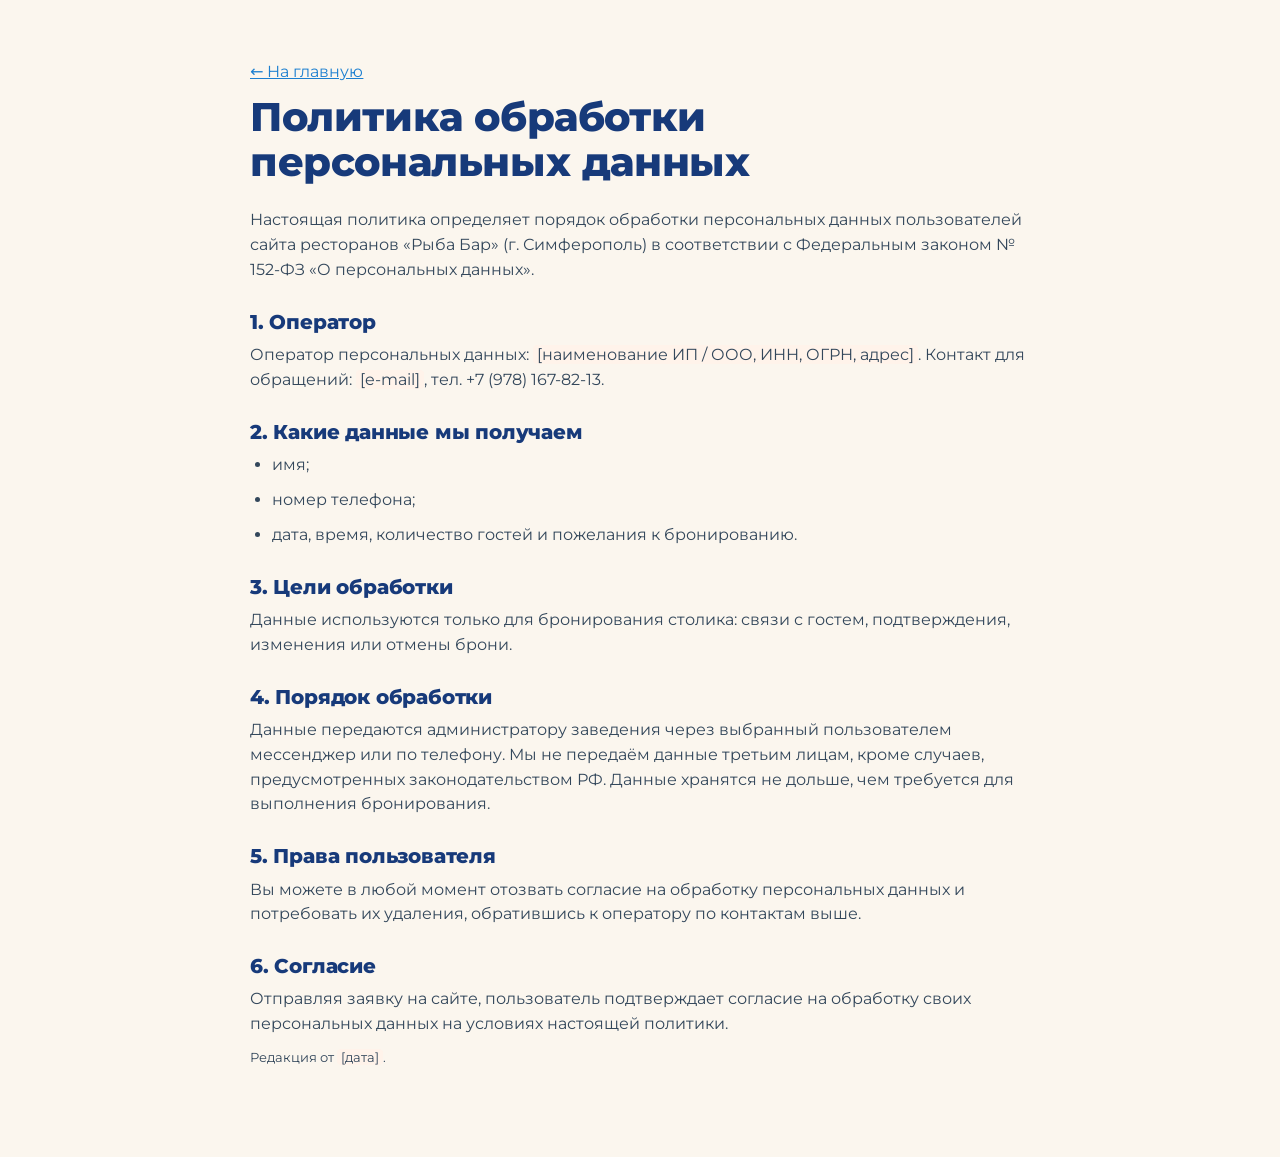
<file: privacy.html>
<!doctype html>
<html lang="ru">
<head>
<meta charset="utf-8"><meta name="viewport" content="width=device-width,initial-scale=1">
<title>Политика конфиденциальности — Рыба Бар</title>
<meta name="robots" content="noindex">
<link rel="icon" href="assets/favicon.svg" type="image/svg+xml">
<link rel="stylesheet" href="assets/style.css">
<style>.doc{max-width:820px;margin:0 auto;padding:60px 20px 80px}.doc h1{color:var(--navy);font-size:clamp(28px,4vw,40px);margin-bottom:24px}.doc h2{font-size:20px;margin:28px 0 10px}.doc p,.doc li{color:#33475b;margin-bottom:10px}.doc ul{list-style:disc;padding-left:22px}.todo{background:#fff3ea;padding:0 4px;border-radius:4px}</style>
</head>
<body>
<main class="doc">
<p><a href="index.html">← На главную</a></p>
<h1>Политика обработки персональных данных</h1>
<p>Настоящая политика определяет порядок обработки персональных данных пользователей сайта ресторанов «Рыба Бар» (г. Симферополь) в соответствии с Федеральным законом № 152-ФЗ «О персональных данных».</p>
<h2>1. Оператор</h2>
<p>Оператор персональных данных: <span class="todo">[наименование ИП / ООО, ИНН, ОГРН, адрес]</span>. Контакт для обращений: <span class="todo">[e-mail]</span>, тел. +7 (978) 167-82-13.</p>
<h2>2. Какие данные мы получаем</h2>
<ul><li>имя;</li><li>номер телефона;</li><li>дата, время, количество гостей и пожелания к бронированию.</li></ul>
<h2>3. Цели обработки</h2>
<p>Данные используются только для бронирования столика: связи с гостем, подтверждения, изменения или отмены брони.</p>
<h2>4. Порядок обработки</h2>
<p>Данные передаются администратору заведения через выбранный пользователем мессенджер или по телефону. Мы не передаём данные третьим лицам, кроме случаев, предусмотренных законодательством РФ. Данные хранятся не дольше, чем требуется для выполнения бронирования.</p>
<h2>5. Права пользователя</h2>
<p>Вы можете в любой момент отозвать согласие на обработку персональных данных и потребовать их удаления, обратившись к оператору по контактам выше.</p>
<h2>6. Согласие</h2>
<p>Отправляя заявку на сайте, пользователь подтверждает согласие на обработку своих персональных данных на условиях настоящей политики.</p>
<p class="small">Редакция от <span class="todo">[дата]</span>.</p>
</main>
</body>
</html>
</file>
<file: assets/style.css>
/* Шрифты (локально — без зависимости от Google) */
@font-face{font-family:Montserrat;font-style:normal;font-weight:400;font-display:swap;src:url(fonts/montserrat-cyrillic-400-normal.woff2) format("woff2");unicode-range:U+0301,U+0400-045F,U+0490-0491,U+04B0-04B1,U+2116}
@font-face{font-family:Montserrat;font-style:normal;font-weight:400;font-display:swap;src:url(fonts/montserrat-latin-400-normal.woff2) format("woff2");unicode-range:U+0000-00FF,U+0131,U+0152-0153,U+02BB-02BC,U+02C6,U+02DA,U+02DC,U+2000-206F,U+20AC,U+20BD,U+2122,U+2191,U+2193,U+2212,U+2215}
@font-face{font-family:Montserrat;font-style:normal;font-weight:600;font-display:swap;src:url(fonts/montserrat-cyrillic-600-normal.woff2) format("woff2");unicode-range:U+0301,U+0400-045F,U+0490-0491,U+04B0-04B1,U+2116}
@font-face{font-family:Montserrat;font-style:normal;font-weight:600;font-display:swap;src:url(fonts/montserrat-latin-600-normal.woff2) format("woff2");unicode-range:U+0000-00FF,U+0131,U+0152-0153,U+02BB-02BC,U+02C6,U+02DA,U+02DC,U+2000-206F,U+20AC,U+20BD,U+2122,U+2191,U+2193,U+2212,U+2215}
@font-face{font-family:Montserrat;font-style:normal;font-weight:800;font-display:swap;src:url(fonts/montserrat-cyrillic-800-normal.woff2) format("woff2");unicode-range:U+0301,U+0400-045F,U+0490-0491,U+04B0-04B1,U+2116}
@font-face{font-family:Montserrat;font-style:normal;font-weight:800;font-display:swap;src:url(fonts/montserrat-latin-800-normal.woff2) format("woff2");unicode-range:U+0000-00FF,U+0131,U+0152-0153,U+02BB-02BC,U+02C6,U+02DA,U+02DC,U+2000-206F,U+20AC,U+20BD,U+2122,U+2191,U+2193,U+2212,U+2215}
@font-face{font-family:Caveat;font-style:normal;font-weight:700;font-display:swap;src:url(fonts/caveat-cyrillic-700-normal.woff2) format("woff2");unicode-range:U+0301,U+0400-045F,U+0490-0491,U+04B0-04B1,U+2116}
@font-face{font-family:Caveat;font-style:normal;font-weight:700;font-display:swap;src:url(fonts/caveat-latin-700-normal.woff2) format("woff2");unicode-range:U+0000-00FF,U+2000-206F}

:root{
 --navy:#173a7a;--ink:#10233f;--blue:#1c7fd0;--sky:#1fa8e6;--wall:#dcebf0;
 --orange:#ef7a37;--red:#e5492d;--cream:#fbf6ee;--card:#fff;--mut:#5b6b7d;--line:#e3e8ee;
 --r:20px;--sh:0 10px 30px rgba(16,35,63,.08);--hdr:68px
}
*{box-sizing:border-box;margin:0;padding:0}
html{scroll-behavior:smooth;scroll-padding-top:calc(var(--hdr) + 12px);-webkit-text-size-adjust:100%}
body{font-family:Montserrat,system-ui,-apple-system,"Segoe UI",Roboto,sans-serif;color:var(--ink);background:var(--cream);line-height:1.55;font-size:16px}
img{max-width:100%;display:block}
[hidden]{display:none!important}
a{color:var(--blue)}
ul{list-style:none}
button,input,select,textarea{font:inherit;color:inherit}
:focus-visible{outline:3px solid var(--orange);outline-offset:2px}
.wrap{max-width:1180px;margin:0 auto;padding:0 20px}
.skip{position:absolute;left:-999px;top:8px;background:#fff;padding:8px 14px;z-index:100;border-radius:8px}.skip:focus{left:8px}
section{padding:84px 0}
h1,h2,h3{font-weight:800;line-height:1.12;letter-spacing:-.01em}
h2{font-size:clamp(28px,4.2vw,44px);margin-bottom:14px;color:var(--navy)}
h3{font-size:19px}
.kicker{font-family:Caveat,cursive;font-size:28px;color:var(--orange);line-height:1;margin-bottom:6px}
.kicker.light{color:#ffb98e}
.script{font-family:Caveat,cursive;font-weight:700}
.lead{color:var(--mut);max-width:640px;margin-bottom:36px;font-size:17px}
.small{font-size:13px;color:var(--mut)}
.note{font-size:13px;color:var(--mut);margin-top:24px}

/* кнопки */
.btn{display:inline-flex;align-items:center;justify-content:center;gap:8px;background:var(--orange);color:#fff;border:0;padding:15px 28px;border-radius:999px;font-size:16px;font-weight:600;text-decoration:none;cursor:pointer;transition:transform .2s,box-shadow .2s,background .2s;white-space:nowrap}
.btn:hover{transform:translateY(-2px);box-shadow:0 10px 24px rgba(239,122,55,.35);background:#f2843f}
.btn.sm{padding:10px 20px;font-size:14px}
.btn.wide{width:100%}
.btn.ghost{background:rgba(255,255,255,.08);border:2px solid rgba(255,255,255,.85);backdrop-filter:blur(4px)}
.btn.ghost:hover{background:#fff;color:var(--navy);box-shadow:none}
.btn.ghost-dark{background:transparent;color:var(--navy);border:2px solid var(--navy)}
.btn.ghost-dark:hover{background:var(--navy);color:#fff;box-shadow:none}
.btn.wa{background:#1fa855}.btn.tg{background:#229ed9}

/* шапка */
.hdr{position:fixed;top:0;left:0;right:0;z-index:50;height:var(--hdr);transition:background .3s,box-shadow .3s;color:#fff}
.hdr.solid{background:rgba(23,58,122,.97);box-shadow:0 4px 20px rgba(0,0,0,.15)}
.nav{display:flex;align-items:center;justify-content:space-between;height:100%}
.logo{display:flex;flex-direction:column;align-items:center;text-decoration:none;color:#fff;line-height:1}
.logo-box{display:inline-flex;align-items:center;gap:3px;background:var(--blue);color:#fff;font-weight:800;font-size:19px;letter-spacing:.04em;padding:6px 10px;border-radius:6px;box-shadow:0 2px 0 rgba(0,0,0,.15)}
.logo-box svg{width:12px;height:22px}
.logo-box.small{font-size:16px}
.logo-tag{font-family:Caveat,cursive;font-weight:700;font-size:15px;margin-top:2px;opacity:.95}
nav ul{display:flex;align-items:center;gap:26px}
nav a{color:#fff;text-decoration:none;font-size:15px;font-weight:600;opacity:.92}
nav a:hover{opacity:1;color:#ffcfae}
.nav-cta a{opacity:1}.nav-cta a:hover{color:#fff}
.burger{display:none;width:44px;height:44px;background:none;border:0;cursor:pointer;flex-direction:column;justify-content:center;gap:6px;padding:10px}
.burger span{display:block;height:2px;background:#fff;border-radius:2px;transition:.3s}
.burger[aria-expanded=true] span:nth-child(1){transform:translateY(8px) rotate(45deg)}
.burger[aria-expanded=true] span:nth-child(2){opacity:0}
.burger[aria-expanded=true] span:nth-child(3){transform:translateY(-8px) rotate(-45deg)}

/* первый экран */
.hero{position:relative;min-height:min(92vh,820px);display:flex;align-items:center;color:#fff;padding:calc(var(--hdr) + 60px) 0 80px;overflow:hidden;background:var(--navy)}
.hero-bg{position:absolute;inset:0;width:100%;height:100%;object-fit:cover;object-position:center 40%}
.hero::before{content:"";position:absolute;inset:0;background:linear-gradient(100deg,rgba(16,35,63,.92) 0%,rgba(23,58,122,.78) 45%,rgba(23,58,122,.25) 100%);z-index:1}
.hero-bg{z-index:0}
.hero-in{position:relative;z-index:4;width:100%;pointer-events:none}
.hero-in a,.hero-in button{pointer-events:auto}
.hero .script{font-size:clamp(30px,4vw,42px);color:#ffb98e;line-height:1}
.hero h1{font-size:clamp(52px,9vw,112px);text-transform:uppercase;letter-spacing:.01em;margin:4px 0 18px;text-shadow:0 4px 30px rgba(0,0,0,.25)}
.hero-sub{font-size:clamp(17px,1.6vw,20px);max-width:560px;opacity:.95;margin-bottom:30px}
.hero-btns{display:flex;gap:14px;flex-wrap:wrap;margin-bottom:34px}
.chips{display:flex;flex-wrap:wrap;gap:10px}
.chips li{background:rgba(255,255,255,.14);border:1px solid rgba(255,255,255,.25);backdrop-filter:blur(6px);padding:8px 14px;border-radius:999px;font-size:14px;font-weight:600}

/* аквариум на первом экране */
#sea{position:absolute;inset:0;z-index:2;cursor:crosshair}
.hero-waves{position:absolute;left:0;right:0;bottom:-1px;height:64px;z-index:3;overflow:hidden;pointer-events:none}
.hero-waves i{position:absolute;bottom:0;left:0;width:200%;height:100%;background:url("data:image/svg+xml,%3Csvg xmlns='http://www.w3.org/2000/svg' viewBox='0 0 1440 64' preserveAspectRatio='none'%3E%3Cpath fill='%23fbf6ee' d='M0 34c120 24 240 24 360 6s240-24 360-6 240 24 360 6 240-24 360-6v30H0z'/%3E%3C/svg%3E") 0 100%/50% 100% repeat-x;animation:wave 16s linear infinite}
.hero-waves i:first-child{opacity:.45;bottom:10px;animation-duration:22s;animation-direction:reverse}
@keyframes wave{to{transform:translateX(-50%)}}
.hero-hint{position:absolute;right:24px;bottom:84px;z-index:4;font-size:14px;font-weight:600;color:#fff;background:rgba(255,255,255,.14);border:1px solid rgba(255,255,255,.3);padding:8px 14px;border-radius:999px;backdrop-filter:blur(6px);animation:hint 2.6s ease-in-out infinite;pointer-events:none;transition:opacity .5s}
.hero-hint.gone{opacity:0}
@keyframes hint{50%{transform:translateY(-5px)}}

/* бумажные рыбки на нитках — как гирлянды на веранде */
.places-sec,.gal-sec,.offers,.why{position:relative;overflow:hidden}
.menu-sec{position:relative;overflow-x:clip}  /* clip, а не hidden — иначе перестанет «прилипать» навигация по меню */
.garland{position:absolute;top:0;display:flex;gap:26px;pointer-events:none;z-index:1}
.garland.g-right{right:3%}
.g-str{position:relative;width:2px;background:linear-gradient(#c9b9a4,#e8dccb);transform-origin:top center;animation:sway var(--d) ease-in-out var(--del) infinite alternate}
.gal-sec .g-str{background:linear-gradient(rgba(255,255,255,.5),rgba(255,255,255,.2))}
.pf{position:absolute;left:-13px;width:28px;height:16px;transform:rotate(var(--r));filter:drop-shadow(0 3px 4px rgba(16,35,63,.18));animation:flip 4s ease-in-out infinite alternate}
.pf:nth-child(2n){animation-delay:-2s}
@keyframes sway{from{transform:rotate(-3.5deg)}to{transform:rotate(3.5deg)}}
@keyframes flip{from{transform:rotate(var(--r)) scaleX(1)}to{transform:rotate(calc(var(--r) * -1)) scaleX(.55)}}

/* заведения */
.places{display:grid;grid-template-columns:1fr 1fr;gap:26px}
.place{background:var(--card);border-radius:var(--r);overflow:hidden;box-shadow:var(--sh);display:flex;flex-direction:column}
.place-img{aspect-ratio:16/10;position:relative;overflow:hidden;background:linear-gradient(135deg,var(--navy),var(--sky))}
.place-img img{width:100%;height:100%;object-fit:cover;transition:transform .6s}
.place:hover .place-img img{transform:scale(1.04)}
.place-art{position:absolute;inset:0;display:flex;align-items:center;justify-content:center;flex-direction:column;color:#fff;text-align:center;gap:6px}
.place-art svg{width:62%;max-width:280px;opacity:.9}
.place-tag{position:absolute;left:16px;top:16px;background:#fff;color:var(--navy);font-weight:800;font-size:13px;padding:6px 12px;border-radius:999px}
.place-rate{position:absolute;left:16px;bottom:16px;background:var(--orange);color:#fff;font-weight:800;font-size:13px;padding:6px 12px;border-radius:999px}
.place-body{padding:24px;display:flex;flex-direction:column;gap:12px;flex:1}
.place-body h3{font-size:24px;color:var(--navy)}
.place-body p{color:var(--mut)}
.place-meta{display:grid;gap:6px;font-size:15px}
.place-meta a{color:var(--ink);text-decoration:none;font-weight:600}
.place-btns{display:flex;flex-wrap:wrap;gap:10px;margin-top:auto;padding-top:8px}

/* преимущества: стена из досок с рыбами и иллюминаторы, как в зале */
.why{background:#c9dfe7;background-image:repeating-linear-gradient(180deg,#d3e6ed 0 44px,#b9d2dc 44px 46px,#cfe3ea 46px 90px,#b5cfd9 90px 92px)}
.why h2{color:#173a7a}
.why .kicker{color:#e5492d}
.wall-fish{position:absolute;color:#2b6f80;opacity:.42;pointer-events:none;will-change:transform}
.wf1{width:420px;height:210px;left:-60px;top:30px;animation:drift 26s ease-in-out infinite alternate}
.wf2{width:300px;height:150px;right:4%;top:46%;transform:scaleX(-1);animation:drift2 30s ease-in-out infinite alternate}
.wf3{width:200px;height:100px;left:38%;bottom:-20px;opacity:.3;animation:drift 22s ease-in-out -8s infinite alternate}
@keyframes drift{from{transform:translate(0,0) rotate(-2deg)}to{transform:translate(60px,14px) rotate(2deg)}}
@keyframes drift2{from{transform:scaleX(-1) translate(0,0)}to{transform:scaleX(-1) translate(70px,-12px)}}
.why .wrap{position:relative;z-index:1}
.why-grid{display:grid;grid-template-columns:repeat(4,1fr);gap:18px}
.feat{isolation:isolate;background:rgba(255,255,255,.84);border-radius:var(--r);padding:30px 22px 24px;position:relative;text-align:center;box-shadow:0 10px 30px rgba(23,58,122,.1)}
.porthole{position:relative;width:96px;height:96px;margin:0 auto 18px;border-radius:50%;display:flex;align-items:center;justify-content:center;color:#173a7a;
 background:radial-gradient(circle at 35% 30%,#ffffff 0,#e8f3f7 40%,#b8d3dd 100%);border:9px solid #3a2a22;
 box-shadow:0 0 0 2px #5a4234 inset,0 0 22px 8px rgba(255,255,255,.9)}
.porthole::before{content:"";position:absolute;inset:-34px;border-radius:50%;z-index:-1;background:radial-gradient(circle,rgba(200,240,255,.9) 35%,rgba(200,240,255,0) 70%);animation:glow 4s ease-in-out infinite alternate;will-change:opacity}
.porthole svg{width:54px;height:54px}
.feat:nth-child(2) .porthole::before{animation-delay:-1s}.feat:nth-child(3) .porthole::before{animation-delay:-2s}.feat:nth-child(4) .porthole::before{animation-delay:-3s}
@keyframes glow{from{opacity:.35}to{opacity:1}}
.feat h3{color:var(--navy);margin-bottom:8px}
.feat p{color:#3d5266;font-size:15px}

/* меню — как бумажное меню с оранжевыми гравюрами */
.menu-sec{background:#fff}
.menu-sec .wrap{position:relative;z-index:1}
.orn{position:absolute;color:var(--orange);opacity:.2;pointer-events:none;animation:float 9s ease-in-out infinite alternate}
.o-shell{width:170px;height:170px;right:2%;top:40px}
.o-star{width:120px;height:120px;right:15%;top:150px;animation-delay:-3s;animation-duration:12s}
.o-boat{width:140px;height:140px;left:0;top:42%;color:var(--navy);opacity:.12}
.o-anchor{width:110px;height:110px;right:3%;bottom:8%;color:var(--navy);opacity:.12;animation-delay:-5s}
@keyframes float{from{transform:translateY(0) rotate(-4deg)}to{transform:translateY(-16px) rotate(5deg)}}
.seg{display:inline-flex;background:var(--cream);border:1px solid var(--line);border-radius:999px;padding:4px;gap:4px;margin:6px 0 18px;flex-wrap:wrap}
.seg button{border:0;background:transparent;padding:10px 18px;border-radius:999px;cursor:pointer;font-weight:600;font-size:15px;color:var(--mut)}
.seg button[aria-selected=true]{background:var(--navy);color:#fff;box-shadow:0 4px 12px rgba(23,58,122,.25)}
.menu-tools{display:flex;gap:12px;flex-wrap:wrap;align-items:center;margin-bottom:12px}
.menu-tools input[type=search]{flex:1;min-width:240px}
input,select,textarea{padding:13px 15px;border:1.5px solid #cfd8e3;border-radius:14px;background:#fff;width:100%;font-size:16px}
input:focus,select:focus,textarea:focus{outline:none;border-color:var(--blue);box-shadow:0 0 0 3px rgba(28,127,208,.18)}
.filters{display:flex;gap:8px;flex-wrap:wrap}
.fchip{display:inline-flex;align-items:center;gap:6px;border:1.5px solid var(--line);border-radius:999px;padding:9px 14px;cursor:pointer;font-size:14px;font-weight:600;user-select:none}
.fchip input{width:auto;accent-color:var(--orange)}
.fchip:has(input:checked){border-color:var(--orange);background:#fff3ea}
.cats{position:sticky;top:var(--hdr);z-index:10;background:rgba(255,255,255,.96);backdrop-filter:blur(6px);display:flex;gap:8px;overflow-x:auto;padding:12px 0;margin-bottom:10px;scrollbar-width:none;border-bottom:1px solid var(--line)}
.cats::-webkit-scrollbar{display:none}
.cats a{white-space:nowrap;text-decoration:none;border:1.5px solid var(--line);color:var(--ink);padding:8px 16px;border-radius:999px;font-size:14px;font-weight:600;transition:.2s}
.cats a.on,.cats a:hover{background:var(--orange);border-color:var(--orange);color:#fff}
.mcat{padding-top:26px}
.mcat>h3{font-size:26px;color:var(--red);text-transform:uppercase;letter-spacing:.02em;margin-bottom:4px}
.mcat .cnote{color:var(--mut);font-size:14px;margin-bottom:8px}
.mgrp{font-weight:800;color:var(--orange);font-size:14px;text-transform:uppercase;letter-spacing:.06em;margin:18px 0 4px;grid-column:1/-1}
.mlist{display:grid;grid-template-columns:1fr 1fr;column-gap:48px}
.dish{display:flex;gap:14px;padding:14px 0;border-bottom:1px dashed var(--line)}
.dish-img{width:76px;height:76px;flex:none;border-radius:14px;overflow:hidden;cursor:zoom-in;border:0;padding:0;background:none}
.dish-img img{width:100%;height:100%;object-fit:cover}
.dish-main{flex:1;min-width:0}
.dish-top{display:flex;align-items:baseline;gap:8px}
.dish-name{font-weight:600;font-size:16px}
.dish-dots{flex:1;border-bottom:2px dotted #c9d3de;transform:translateY(-4px);min-width:16px}
.dish-price{font-weight:800;color:var(--navy);white-space:nowrap}
.dish-desc{color:var(--mut);font-size:14px;margin-top:3px}
.dish-w{color:#8a98a8;font-size:13px;margin-top:2px}
.badge{display:inline-block;font-size:11px;font-weight:800;border-radius:6px;padding:2px 7px;margin-left:6px;vertical-align:2px;text-transform:uppercase;letter-spacing:.03em}
.badge.hit{background:#fff1e7;color:var(--orange)}.badge.hot{background:#fdeceA;color:var(--red)}
mark{background:#ffe2c9;border-radius:3px;padding:0 1px}
.empty{padding:40px 0;text-align:center;color:var(--mut)}
.soon{background:var(--wall);border-radius:var(--r);padding:36px;text-align:center;margin-top:16px}
.soon h3{color:var(--navy);margin-bottom:10px;font-size:24px}
.soon p{color:#3d5266;max-width:520px;margin:0 auto 18px}
.soon .place-btns{justify-content:center}

/* акции */
.offers{background:linear-gradient(135deg,var(--red),var(--orange));color:#fff;position:relative;overflow:hidden}
.offers h2{color:#fff}
.offer-grid{display:grid;grid-template-columns:repeat(4,1fr);gap:18px;margin-top:30px}
.offer{background:rgba(255,255,255,.12);border:2px dashed rgba(255,255,255,.75);border-radius:var(--r);padding:26px 22px;position:relative}
.offer h3{font-size:22px;margin-bottom:8px}
.offer .big{font-size:34px;font-weight:800;line-height:1.1;margin-bottom:10px}
.offer p{font-size:15px}
.offer .small{color:rgba(255,255,255,.85);margin-top:10px}
.ribbon{display:inline-block;background:#fff;color:var(--red);font-size:12px;font-weight:800;padding:4px 10px;border-radius:999px;margin-bottom:12px}
.offers .wrap{position:relative;z-index:1}
.offer.vmf{background:repeating-linear-gradient(180deg,rgba(255,255,255,.14) 0 9px,rgba(23,58,122,.16) 9px 18px);overflow:hidden}
.vmf-anchor{position:absolute;right:-14px;bottom:-10px;width:110px;height:110px;color:#fff;opacity:.25}
.catch-fish{width:110px;height:56px;color:#fff;animation:catch 2.4s ease-in-out infinite}
@keyframes catch{0%,100%{transform:translateX(0) rotate(0)}50%{transform:translateX(10px) rotate(-4deg)}}
.o-sun{width:150px;height:150px;right:4%;top:24px;color:#fff;opacity:.25;animation:spin 60s linear infinite}
@keyframes spin{to{transform:rotate(360deg)}}
.gulls{position:absolute;inset:0;pointer-events:none}
.gull{position:absolute;left:-80px;top:var(--y);width:calc(56px * var(--s));color:#fff;opacity:.85;animation:fly var(--t) linear var(--del) infinite}
.gull svg{display:block;width:100%;animation:flap .9s ease-in-out infinite alternate;transform-origin:center 60%}
@keyframes fly{from{transform:translate(0,0)}50%{transform:translate(55vw,-30px)}to{transform:translate(115vw,10px)}}
@keyframes flap{from{transform:scaleY(1)}to{transform:scaleY(.35)}}
.ranks li{display:flex;justify-content:space-between;gap:10px;padding:8px 0;border-bottom:1px dashed rgba(255,255,255,.4);font-size:15px}

/* события */
.ev-grid{display:grid;grid-template-columns:repeat(3,1fr);gap:20px;margin-top:30px}
.ev{background:#fff;border-radius:var(--r);padding:28px;box-shadow:var(--sh)}
.ev-ic{width:76px;height:76px;border-radius:50%;border:3px solid var(--orange);display:flex;align-items:center;justify-content:center;color:var(--orange);margin-bottom:16px;background:#fff7f0}
.ev-ic svg{width:44px;height:44px}
.ev:hover .ev-ic svg{animation:wiggle .6s ease-in-out}
@keyframes wiggle{25%{transform:rotate(-10deg)}75%{transform:rotate(10deg)}}
.ev h3{color:var(--navy);margin-bottom:8px}
.ev p{color:var(--mut);font-size:15px}
.ev-cta{margin-top:26px;display:flex;align-items:center;gap:16px;flex-wrap:wrap}

/* галерея */
.gal-sec{background:var(--navy);color:#fff}
.gal-sec .wrap{position:relative;z-index:2}
.neon{position:absolute;right:220px;top:-10px;display:flex;gap:14px;pointer-events:none}
.neon svg{width:76px;height:76px;color:#8fe9ff;filter:drop-shadow(0 0 4px #8fe9ff) drop-shadow(0 0 14px #2fc4ff);animation:neon 5s linear infinite}
.neon .neon-shell{width:64px;height:64px;margin-top:22px;animation-delay:-2.3s}
@keyframes neon{0%,18%,22%,62%,64%,100%{opacity:1}20%,63%{opacity:.35}}
.gal-sec h2{color:#fff}
.gallery{display:grid;grid-template-columns:repeat(4,1fr);grid-auto-rows:220px;grid-auto-flow:dense;gap:14px;margin-top:30px}
.gallery button{border:0;padding:0;border-radius:16px;overflow:hidden;cursor:zoom-in;position:relative;background:#0e2550}
.gallery button img{width:100%;height:100%;object-fit:cover;transition:transform .5s}
.gallery button:hover img{transform:scale(1.05)}
.gallery button span{position:absolute;left:0;right:0;bottom:0;padding:24px 14px 12px;background:linear-gradient(transparent,rgba(0,0,0,.65));color:#fff;font-size:14px;font-weight:600;text-align:left}
.gallery .tall{grid-row:span 2}.gallery .wide{grid-column:span 2}.gallery .big{grid-column:span 2;grid-row:span 2}
.gallery.filtered button{grid-column:auto;grid-row:span 2}
.gallery.filtered .g-loc{display:none}
.g-loc{position:absolute;left:12px;top:12px;white-space:nowrap;font-style:normal;font-size:12px;font-weight:700;color:var(--navy);background:rgba(255,255,255,.92);padding:4px 10px;border-radius:999px}
.gal-seg{margin-top:22px;margin-bottom:0}

/* бронирование */
.book{display:grid;grid-template-columns:.9fr 1.1fr;gap:48px;align-items:start}
.info-list{display:grid;gap:12px;margin-bottom:18px}
.info-list li{display:flex;gap:10px;font-size:16px}
.info-list a{color:var(--ink);font-weight:600;text-decoration:none}
.form{background:#fff;border-radius:var(--r);padding:30px;box-shadow:var(--sh);display:grid;gap:16px}
fieldset{border:0}
legend,label{font-size:13px;font-weight:600;color:var(--mut);display:block;margin-bottom:6px}
.form .seg{margin:0}
.row{display:grid;grid-template-columns:1fr 1fr;gap:14px}
.slots{display:grid;grid-template-columns:repeat(auto-fill,minmax(70px,1fr));gap:8px}
.slot{border:1.5px solid #cfd8e3;background:#fff;border-radius:10px;padding:9px 0;cursor:pointer;font-size:14px;font-weight:600}
.slot:hover:not(:disabled){border-color:var(--blue)}
.slot[aria-pressed=true]{background:var(--navy);border-color:var(--navy);color:#fff}
.slot:disabled{opacity:.35;cursor:not-allowed;text-decoration:line-through}
.agree{display:flex;gap:10px;align-items:flex-start;font-weight:400;font-size:13px;color:var(--mut);cursor:pointer;margin:0}
.agree input{width:18px;height:18px;flex:none;margin-top:1px;accent-color:var(--orange)}
.err{color:#c0392b;font-size:14px;font-weight:600;min-height:20px}
.ok{background:#eef7f1;border:1.5px solid #9fd3b0;border-radius:16px;padding:20px}
.ok h3{color:#1c6b3a;margin-bottom:6px}
.ok-btns{display:flex;flex-wrap:wrap;gap:8px;margin:14px 0 8px}

.busy{position:relative;width:170px;height:96px;margin:-6px auto 6px;transform-origin:top center;animation:swing 2.8s ease-in-out}
.busy-rope{position:absolute;left:50%;top:0;width:2px;height:22px;background:#9b7b5e}
.busy svg{position:absolute;top:20px;left:5px;width:160px;filter:drop-shadow(0 6px 8px rgba(0,0,0,.15))}
@keyframes swing{0%{transform:rotate(-22deg)}25%{transform:rotate(14deg)}50%{transform:rotate(-8deg)}75%{transform:rotate(4deg)}100%{transform:rotate(0)}}
.buoy{position:fixed;right:18px;bottom:22px;z-index:45;width:62px;height:62px;border:0;background:none;cursor:pointer;opacity:0;transform:translateY(20px);transition:opacity .3s,transform .3s;pointer-events:none}
.buoy.show{opacity:1;transform:none;pointer-events:auto}
.buoy svg{width:100%;height:100%;transform:rotate(var(--rot,0));filter:drop-shadow(0 6px 12px rgba(0,0,0,.25))}
.buoy span{position:absolute;left:50%;bottom:-16px;transform:translateX(-50%);font-size:11px;font-weight:700;color:var(--navy);background:#fff;border-radius:6px;padding:0 5px;opacity:0;transition:.2s}
.buoy:hover span{opacity:1}
.progress{position:fixed;left:0;right:0;top:var(--hdr);height:3px;z-index:49;pointer-events:none}
.progress::before{content:"";position:absolute;left:0;top:0;bottom:0;width:calc(var(--k,0) * 100%);background:linear-gradient(90deg,var(--sky),var(--orange))}
.progress-fish{position:absolute;top:-7px;left:calc(var(--k,0) * 100% - 22px);width:24px;height:14px;opacity:calc(var(--k,0) * 30)}
.progress-fish svg{width:100%;height:100%;transform:scaleX(-1);filter:drop-shadow(0 1px 2px rgba(0,0,0,.3))}

/* отзывы */
.praise{display:flex;flex-wrap:wrap;gap:10px;margin:8px 0 24px}
.praise li{background:#fff;border:1px solid var(--line);border-radius:999px;padding:8px 16px;font-weight:600;font-size:14px}
.praise li::before{content:"★ ";color:#f5a623}
.rev-box{position:relative;background:#fff;border-radius:var(--r);box-shadow:var(--sh);overflow:hidden;max-width:760px}
.rev-box iframe{width:100%;height:560px;border:0;display:block}
#reviews .small{margin-top:12px}

/* FAQ */
.faq-sec{background:#fff}
.faq{max-width:860px}
.faq h2{margin-bottom:24px}
.faq details{border:1px solid var(--line);border-radius:14px;padding:18px 22px;margin-bottom:10px;background:var(--cream)}
.faq summary{cursor:pointer;font-weight:600;list-style:none;display:flex;justify-content:space-between;gap:12px}
.faq summary::-webkit-details-marker{display:none}
.faq summary::after{content:"+";font-size:22px;line-height:1;color:var(--orange);transition:.2s}
.faq details[open] summary::after{transform:rotate(45deg)}
.faq details p{margin-top:10px;color:var(--mut)}

/* контакты */
.contacts{display:grid;grid-template-columns:1fr 1fr;gap:26px;margin-top:26px}
.contact{background:#fff;border-radius:var(--r);overflow:hidden;box-shadow:var(--sh)}
.map-box{position:relative;height:300px;background:var(--wall)}
.map-box a{position:absolute;inset:0;display:flex;align-items:center;justify-content:center;color:var(--navy);font-weight:600}
.contact iframe{position:relative;width:100%;height:100%;border:0;display:block}
.contact-body{padding:22px;display:grid;gap:8px}
.contact-body h3{color:var(--navy);font-size:21px}
.contact-body a:not(.btn){color:var(--ink);font-weight:600;text-decoration:none}

/* соцсети */
.soc-list{display:flex;flex-wrap:wrap;gap:12px}
.soc-list.col{flex-direction:column;align-items:flex-start;gap:10px}
.soc{display:inline-flex;align-items:center;gap:10px;text-decoration:none;color:var(--ink);background:#fff;border:1px solid var(--line);border-radius:999px;padding:6px 16px 6px 6px;transition:transform .2s,box-shadow .2s}
.soc:hover{transform:translateY(-2px);box-shadow:0 8px 18px rgba(16,35,63,.12)}
.soc-ic{width:38px;height:38px;flex:none;border-radius:50%;display:flex;align-items:center;justify-content:center;color:#fff}
.soc-ic svg{width:21px;height:21px}
.soc-ig .soc-ic{background:radial-gradient(circle at 30% 107%,#fdf497 0%,#fd5949 45%,#d6249f 60%,#285aeb 90%)}
.soc-wa .soc-ic{background:#25d366}.soc-tg .soc-ic{background:#229ed9}.soc-vk .soc-ic{background:#0077ff}
.soc-txt{display:flex;flex-direction:column;line-height:1.2;font-weight:600;font-size:14px}
.soc-txt small{font-size:11px;font-weight:600;color:var(--mut)}
.social-row{margin-top:30px}
.social-row h3{color:var(--navy);margin-bottom:14px;font-size:21px}
.ftr .soc{background:rgba(255,255,255,.06);border-color:rgba(255,255,255,.12);color:#fff;padding:4px 14px 4px 4px}
.ftr .soc-ic{width:32px;height:32px}.ftr .soc-ic svg{width:18px;height:18px}
.ftr .soc-txt small{color:#8fa2b8}
.ftr-h{color:#fff;font-weight:800;margin-bottom:12px}
.ftr-priv{margin-top:14px}
.ev-cta .soc-list{flex:none}

/* подвал */
.ftr{background:var(--ink);color:#b6c3d4;padding:44px 0 28px;font-size:14px}
.ftr a{color:#fff;text-decoration:none}
.ftr-in{display:grid;grid-template-columns:1fr 1.4fr 1fr;gap:26px;align-items:start}
.ftr .script{font-size:20px;margin-top:6px}
.ftr-note{margin-top:28px;padding-top:18px;border-top:1px solid rgba(255,255,255,.1);font-size:12px;color:#7f90a6;display:flex;justify-content:space-between;align-items:center;gap:18px;flex-wrap:wrap}
.credit{display:flex;align-items:center;gap:10px;flex-wrap:wrap;color:#9fb0c4;font-size:12px}
.formi{font-weight:800;letter-spacing:.18em;color:#fff;font-size:13px;padding:4px 10px;border:1px solid rgba(255,255,255,.35);border-radius:6px}
.credit a{display:inline-flex;align-items:center;gap:6px;color:#fff;font-weight:600}
.credit a svg{width:16px;height:16px;color:#5ec2f0}
.credit a:hover{color:#5ec2f0}

/* мобильная панель */
.mbar{display:none}

/* лайтбокс */
.lb{border:0;padding:0;background:transparent;max-width:100vw;max-height:100vh;width:100vw;height:100vh;margin:0}
.lb::backdrop{background:rgba(6,14,28,.92)}
.lb[open]{display:flex;align-items:center;justify-content:center}
.lb figure{max-width:min(92vw,1100px);max-height:88vh;display:flex;flex-direction:column;align-items:center}
.lb img{max-width:100%;max-height:80vh;object-fit:contain;border-radius:12px}
.lb figcaption{color:#fff;margin-top:12px;font-weight:600}
.lb-x,.lb-nav{position:fixed;background:rgba(255,255,255,.12);color:#fff;border:0;border-radius:50%;width:48px;height:48px;font-size:30px;line-height:1;cursor:pointer}
.lb-x{top:16px;right:16px}.lb-nav.prev{left:16px;top:50%}.lb-nav.next{right:16px;top:50%}
.lb-x:hover,.lb-nav:hover{background:rgba(255,255,255,.25)}

/* появление */
.reveal{opacity:0;transform:translateY(24px);transition:opacity .7s,transform .7s}
.reveal.in{opacity:1;transform:none}

@media(max-width:1020px){
 .why-grid,.offer-grid{grid-template-columns:1fr 1fr}
 .gallery{grid-template-columns:repeat(3,1fr)}
 .gallery .big,.gallery .wide{grid-column:span 3}
}
@media(max-width:860px){
 :root{--hdr:60px}
 section{padding:60px 0}
 .hdr{background:rgba(23,58,122,.97)}
 .burger{display:flex}
 nav ul{position:fixed;top:var(--hdr);left:0;right:0;flex-direction:column;align-items:stretch;gap:0;background:var(--navy);padding:8px 20px 20px;transform:translateY(-120%);transition:transform .3s;box-shadow:0 20px 30px rgba(0,0,0,.2)}
 nav ul.open{transform:none}
 nav li a{display:block;padding:14px 0;border-bottom:1px solid rgba(255,255,255,.1);font-size:17px}
 .nav-cta{margin-top:14px}.nav-cta a{border:0;display:flex}
 .places,.book,.contacts,.mlist,.ev-grid{grid-template-columns:1fr}
 .mlist{column-gap:0}
 .ftr-in{grid-template-columns:1fr}
 .hero{min-height:auto;padding-bottom:130px}
 .hero::before{background:linear-gradient(180deg,rgba(16,35,63,.75),rgba(23,58,122,.9))}
 .mbar{display:grid;grid-template-columns:1fr 1.3fr;gap:10px;position:fixed;left:0;right:0;bottom:0;z-index:40;padding:10px 14px calc(10px + env(safe-area-inset-bottom));background:rgba(255,255,255,.97);box-shadow:0 -6px 20px rgba(0,0,0,.1);transform:translateY(110%);transition:transform .3s}
 .mbar.show{transform:none}
 .mbar .btn{padding:13px 10px;font-size:15px}
 body{padding-bottom:76px}
 .buoy{bottom:88px;right:12px;width:52px;height:52px}
 .hero-hint{right:auto;left:20px;bottom:72px;font-size:13px}
 .garland{gap:18px}.garland.g-right{right:2%}.g-str:nth-child(n+4){display:none}
 .neon{right:10px;top:-60px}.neon svg{width:54px;height:54px}.neon .neon-shell{width:46px;height:46px}
 .wf1{width:260px;height:130px}.wf2{width:200px;height:100px}
 .o-shell{width:110px;height:110px}.o-star{display:none}
 .rev-box iframe{height:520px}
}
@media(max-width:560px){
 .why-grid,.offer-grid{grid-template-columns:1fr}
 .gallery{grid-template-columns:1fr 1fr;grid-auto-rows:160px}
 .gallery .wide,.gallery .big{grid-column:span 2}
 .g-loc{font-size:11px;left:8px;top:8px;padding:3px 8px}
 .row{grid-template-columns:1fr}
 .form{padding:20px}
 .seg{display:flex}.seg button{flex:1;padding:10px 6px;font-size:13px;line-height:1.25}
 .place-body{padding:20px}
 .lb-nav{top:auto!important;bottom:20px}
}
@media(prefers-reduced-motion:reduce){*{transition:none!important;animation:none!important;scroll-behavior:auto!important}.reveal{opacity:1;transform:none}}
</file>
